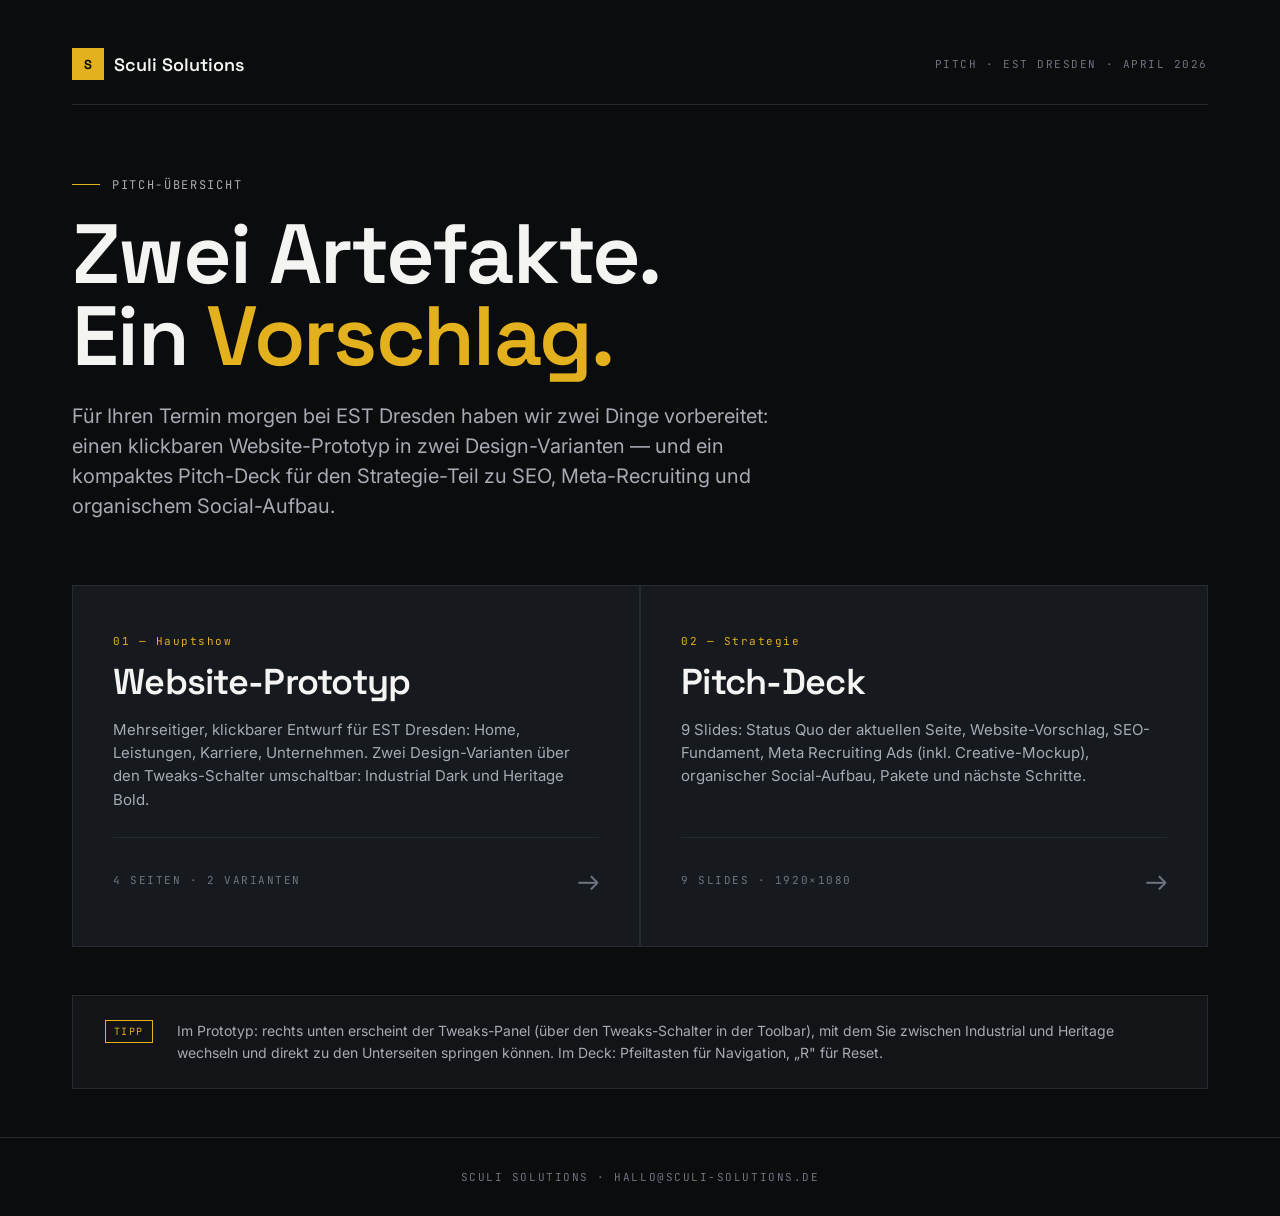
<file: index.html>
<!DOCTYPE html>
<html lang="de">
<head>
<meta charset="UTF-8">
<meta name="viewport" content="width=device-width, initial-scale=1.0">
<title>EST Dresden Pitch — Sculi Solutions</title>
<link rel="preconnect" href="https://fonts.googleapis.com">
<link rel="preconnect" href="https://fonts.gstatic.com" crossorigin>
<link href="https://fonts.googleapis.com/css2?family=Inter:wght@400;500;600&family=Space+Grotesk:wght@500;600;700&family=JetBrains+Mono:wght@400;500&display=swap" rel="stylesheet">
<style>
  :root {
    --bg: #0b0c0e; --bg-2: #121418; --surface: #16191e;
    --border: #262a31; --border-strong: #3a3f48;
    --fg: #f4f4f2; --fg-muted: #a6abb3; --fg-dim: #6e7480;
    --accent: #e3b01e;
  }
  * { box-sizing: border-box; margin: 0; padding: 0; }
  body {
    background: var(--bg);
    color: var(--fg);
    font-family: "Inter", sans-serif;
    min-height: 100vh;
    display: flex;
    flex-direction: column;
  }
  .wrap { max-width: 1200px; margin: 0 auto; padding: 48px 32px; width: 100%; }
  header {
    display: flex;
    justify-content: space-between;
    align-items: center;
    border-bottom: 1px solid var(--border);
    padding-bottom: 24px;
    margin-bottom: 64px;
  }
  .logo {
    display: flex; align-items: center; gap: 10px;
    font-family: "Space Grotesk", sans-serif;
    font-weight: 600; font-size: 18px;
  }
  .logo-mark {
    width: 32px; height: 32px;
    background: var(--accent); color: var(--bg);
    display: flex; align-items: center; justify-content: center;
    font-weight: 700; font-size: 13px;
  }
  .mono {
    font-family: "JetBrains Mono", monospace;
    font-size: 11px; letter-spacing: 0.14em;
    text-transform: uppercase; color: var(--fg-dim);
  }
  .eyebrow {
    display: inline-flex; align-items: center; gap: 12px;
    font-family: "JetBrains Mono", monospace;
    font-size: 12px; letter-spacing: 0.14em;
    text-transform: uppercase; color: var(--fg-muted);
    margin-bottom: 20px;
  }
  .eyebrow::before { content: ""; width: 28px; height: 1px; background: var(--accent); }
  h1 {
    font-family: "Space Grotesk", sans-serif;
    font-weight: 600;
    font-size: clamp(48px, 7vw, 84px);
    letter-spacing: -0.02em;
    line-height: 0.98;
    margin-bottom: 24px;
  }
  h1 em { font-style: normal; color: var(--accent); }
  .lede {
    font-size: 20px; color: var(--fg-muted);
    max-width: 56ch; line-height: 1.5;
    margin-bottom: 64px;
  }
  .cards {
    display: grid;
    grid-template-columns: 1fr 1fr;
    gap: 2px;
    background: var(--border);
    border: 1px solid var(--border);
  }
  .card {
    background: var(--surface);
    padding: 48px 40px;
    display: flex;
    flex-direction: column;
    gap: 16px;
    text-decoration: none;
    color: inherit;
    transition: background 0.2s;
    min-height: 360px;
  }
  .card:hover { background: #1a1d22; }
  .card:hover .card-arrow { color: var(--accent); transform: translateX(4px); }
  .card-num {
    font-family: "JetBrains Mono", monospace;
    font-size: 11px; letter-spacing: 0.14em; color: var(--accent);
  }
  .card-title {
    font-family: "Space Grotesk", sans-serif;
    font-size: 36px; font-weight: 600;
    letter-spacing: -0.02em; line-height: 1.05;
  }
  .card-desc { color: var(--fg-muted); font-size: 15px; line-height: 1.55; }
  .card-foot {
    display: flex; justify-content: space-between; align-items: center;
    margin-top: auto; padding-top: 24px;
    border-top: 1px solid var(--border);
  }
  .card-meta { font-family: "JetBrains Mono", monospace; font-size: 11px; letter-spacing: 0.14em; text-transform: uppercase; color: var(--fg-dim); }
  .card-arrow {
    color: var(--fg-dim);
    font-size: 28px;
    transition: all 0.2s;
    font-family: "Space Grotesk", sans-serif;
  }
  @media (max-width: 768px) { .cards { grid-template-columns: 1fr; } }
  footer {
    margin-top: auto;
    padding: 32px;
    border-top: 1px solid var(--border);
    text-align: center;
    font-family: "JetBrains Mono", monospace;
    font-size: 11px; letter-spacing: 0.14em;
    text-transform: uppercase; color: var(--fg-dim);
  }
  .note {
    margin-top: 48px;
    padding: 24px 32px;
    border: 1px solid var(--border);
    background: var(--bg-2);
    display: flex;
    gap: 24px;
    align-items: start;
  }
  .note-badge {
    font-family: "JetBrains Mono", monospace;
    font-size: 10px; letter-spacing: 0.14em; text-transform: uppercase;
    color: var(--accent);
    border: 1px solid var(--accent);
    padding: 4px 8px;
    white-space: nowrap;
  }
  .note-text {
    font-size: 14px;
    color: var(--fg-muted);
    line-height: 1.55;
  }
</style>
</head>
<body>
<div class="wrap">
  <header>
    <div class="logo">
      <div class="logo-mark">S</div>
      <span>Sculi Solutions</span>
    </div>
    <div class="mono">Pitch · EST Dresden · April 2026</div>
  </header>

  <div class="eyebrow">Pitch-Übersicht</div>
  <h1>Zwei Artefakte.<br/>Ein <em>Vorschlag.</em></h1>
  <p class="lede">
    Für Ihren Termin morgen bei EST Dresden haben wir zwei Dinge vorbereitet: einen klickbaren Website-Prototyp in zwei Design-Varianten — und ein kompaktes Pitch-Deck für den Strategie-Teil zu SEO, Meta-Recruiting und organischem Social-Aufbau.
  </p>

  <div class="cards">
    <a href="prototyp/EST%20Dresden%20Website.html" class="card">
      <div class="card-num">01 — Hauptshow</div>
      <div class="card-title">Website-Prototyp</div>
      <div class="card-desc">
        Mehrseitiger, klickbarer Entwurf für EST Dresden: Home, Leistungen, Karriere, Unternehmen. Zwei Design-Varianten über den Tweaks-Schalter umschaltbar: Industrial Dark und Heritage Bold.
      </div>
      <div class="card-foot">
        <span class="card-meta">4 Seiten · 2 Varianten</span>
        <span class="card-arrow">→</span>
      </div>
    </a>

    <a href="prototyp/Pitch%20Deck.html" class="card">
      <div class="card-num">02 — Strategie</div>
      <div class="card-title">Pitch-Deck</div>
      <div class="card-desc">
        9 Slides: Status Quo der aktuellen Seite, Website-Vorschlag, SEO-Fundament, Meta Recruiting Ads (inkl. Creative-Mockup), organischer Social-Aufbau, Pakete und nächste Schritte.
      </div>
      <div class="card-foot">
        <span class="card-meta">9 Slides · 1920×1080</span>
        <span class="card-arrow">→</span>
      </div>
    </a>
  </div>

  <div class="note">
    <div class="note-badge">Tipp</div>
    <div class="note-text">
      Im Prototyp: rechts unten erscheint der Tweaks-Panel (über den Tweaks-Schalter in der Toolbar), mit dem Sie zwischen Industrial und Heritage wechseln und direkt zu den Unterseiten springen können. Im Deck: Pfeiltasten für Navigation, „R" für Reset.
    </div>
  </div>
</div>

<footer>
  Sculi Solutions · hallo@sculi-solutions.de
</footer>
</body>
</html>
</file>
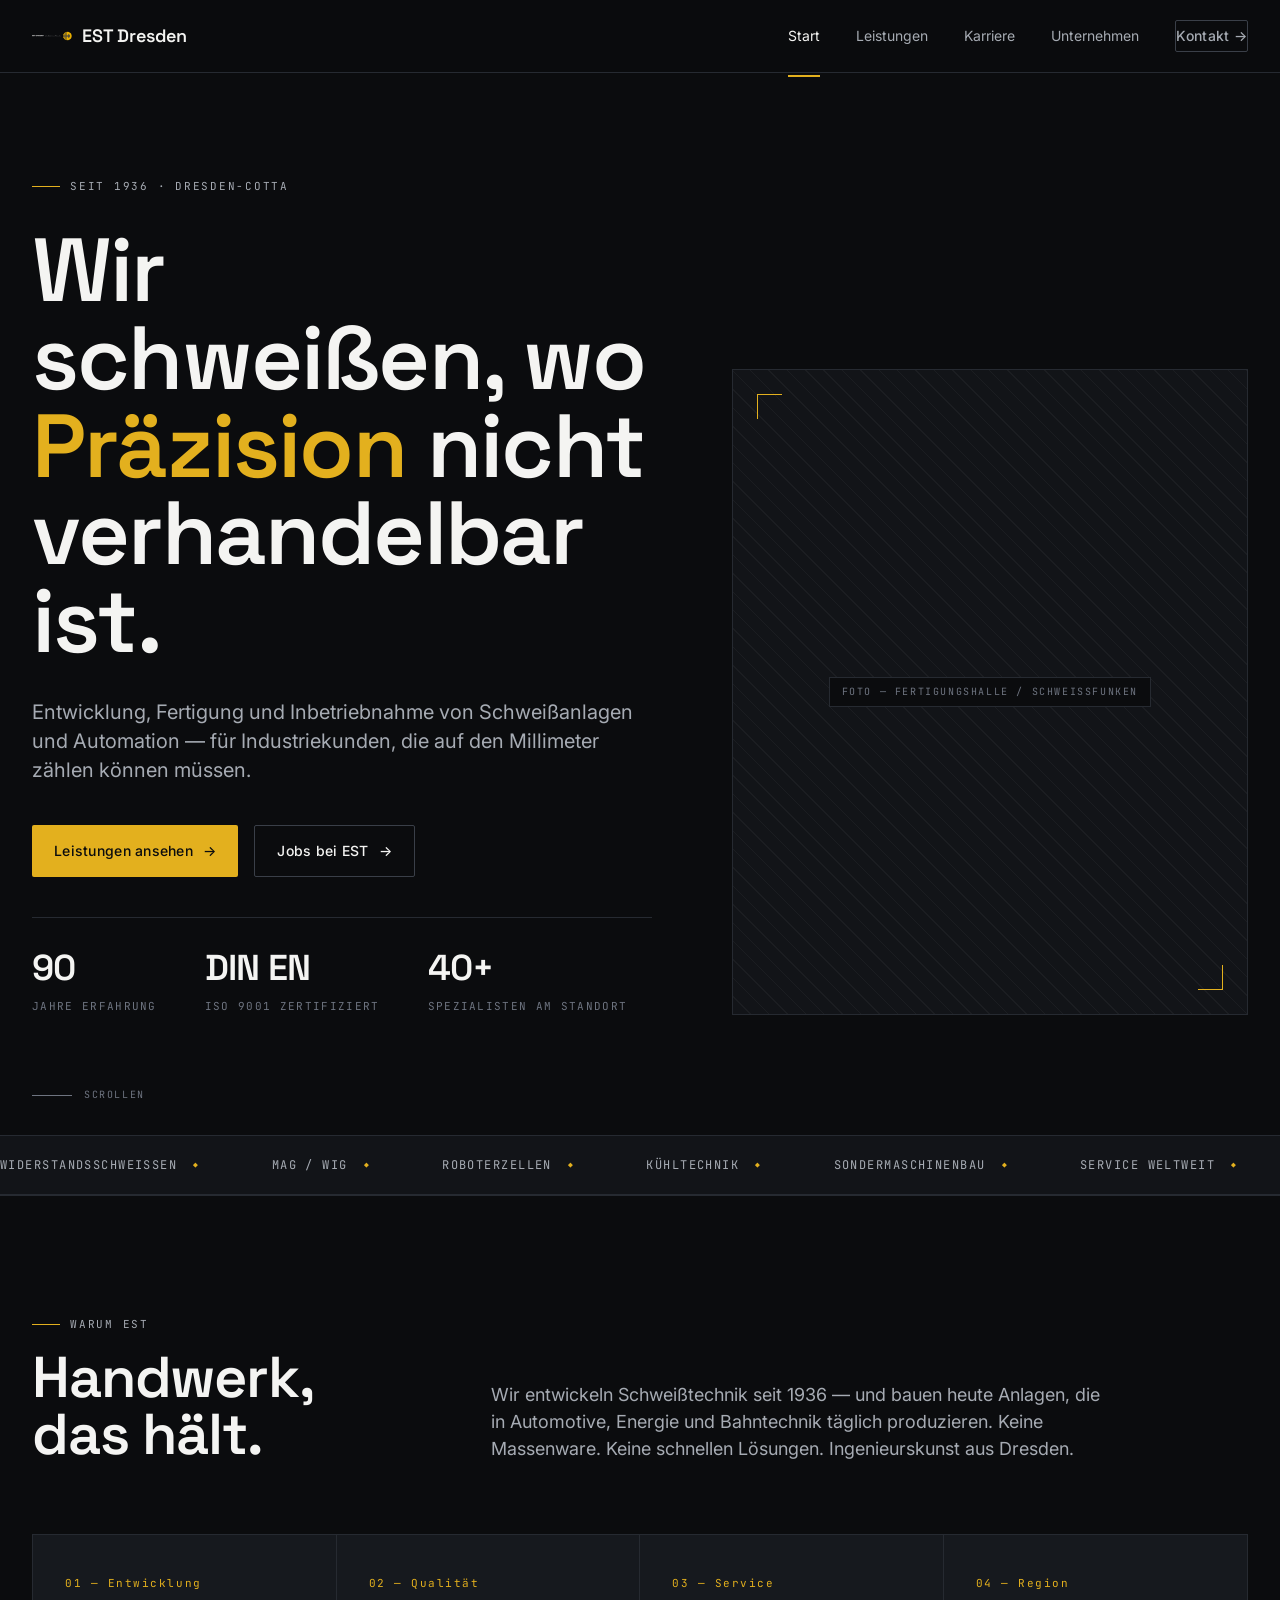
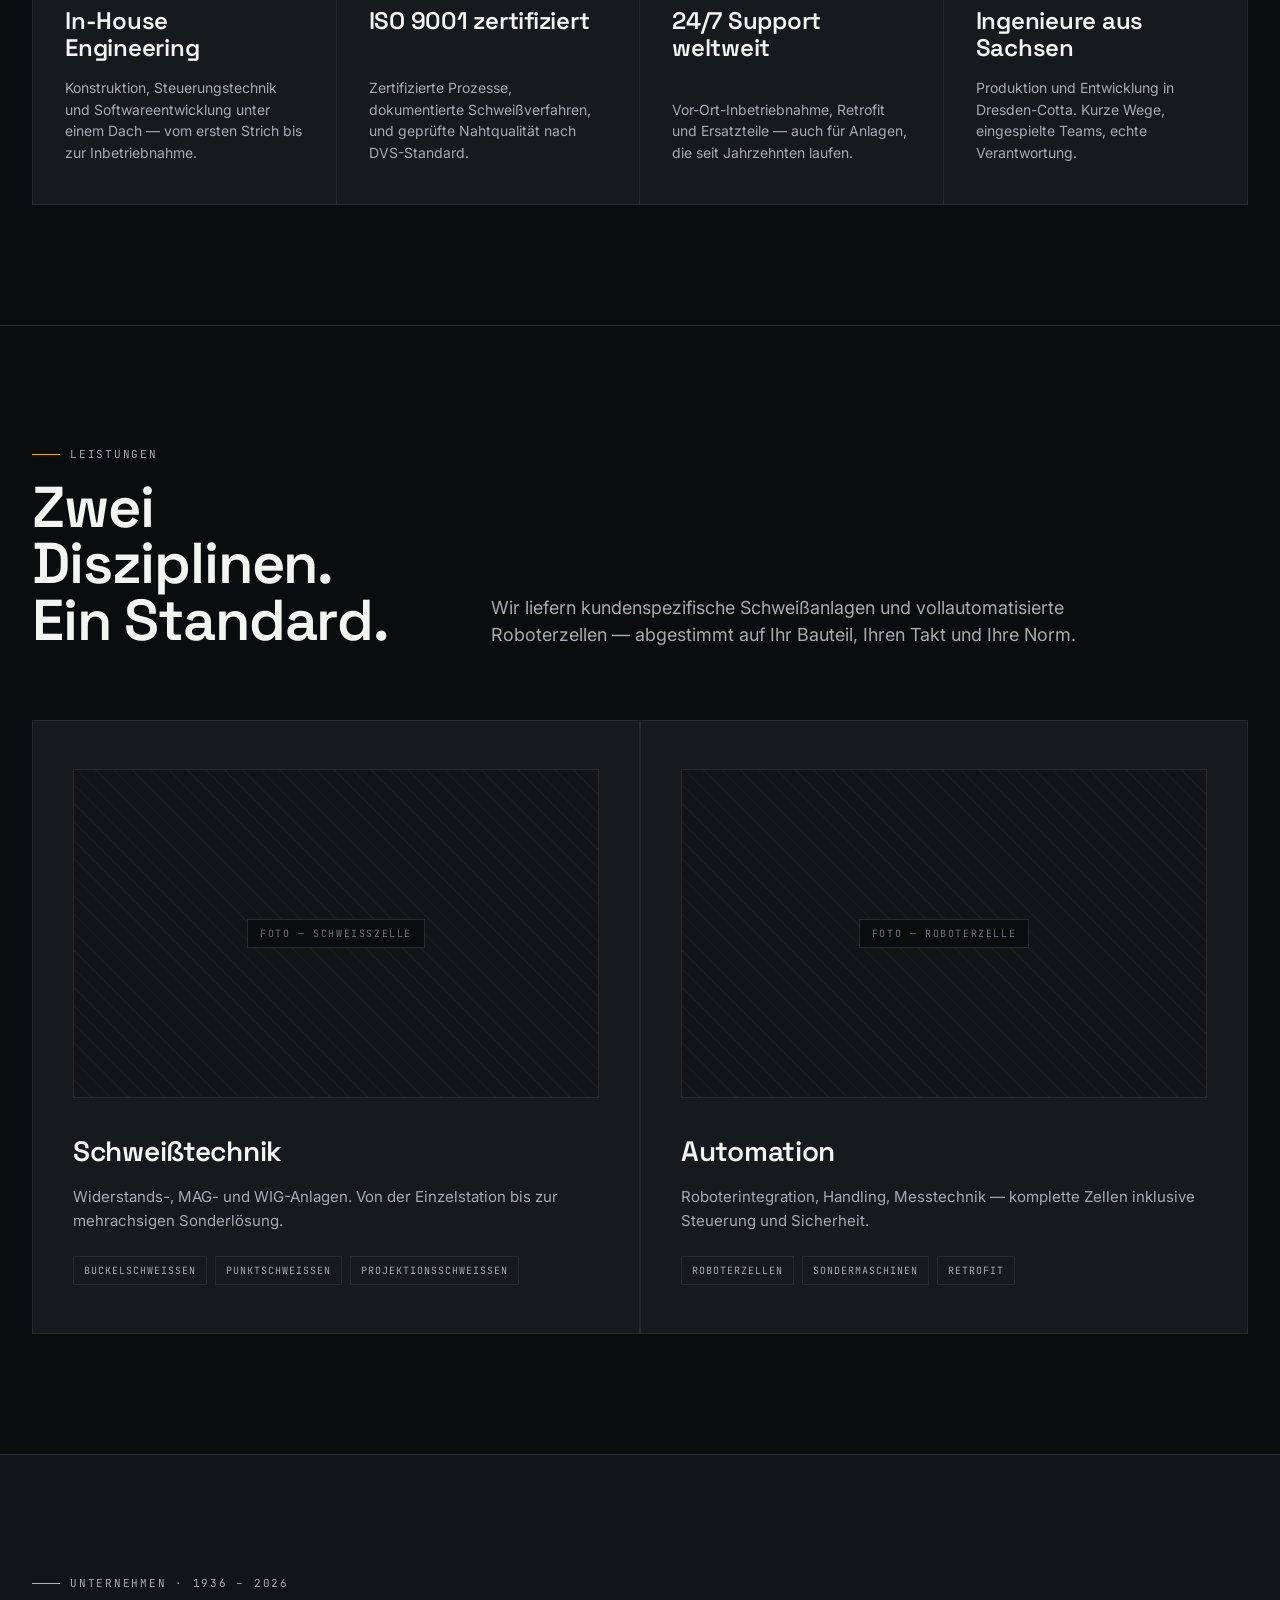
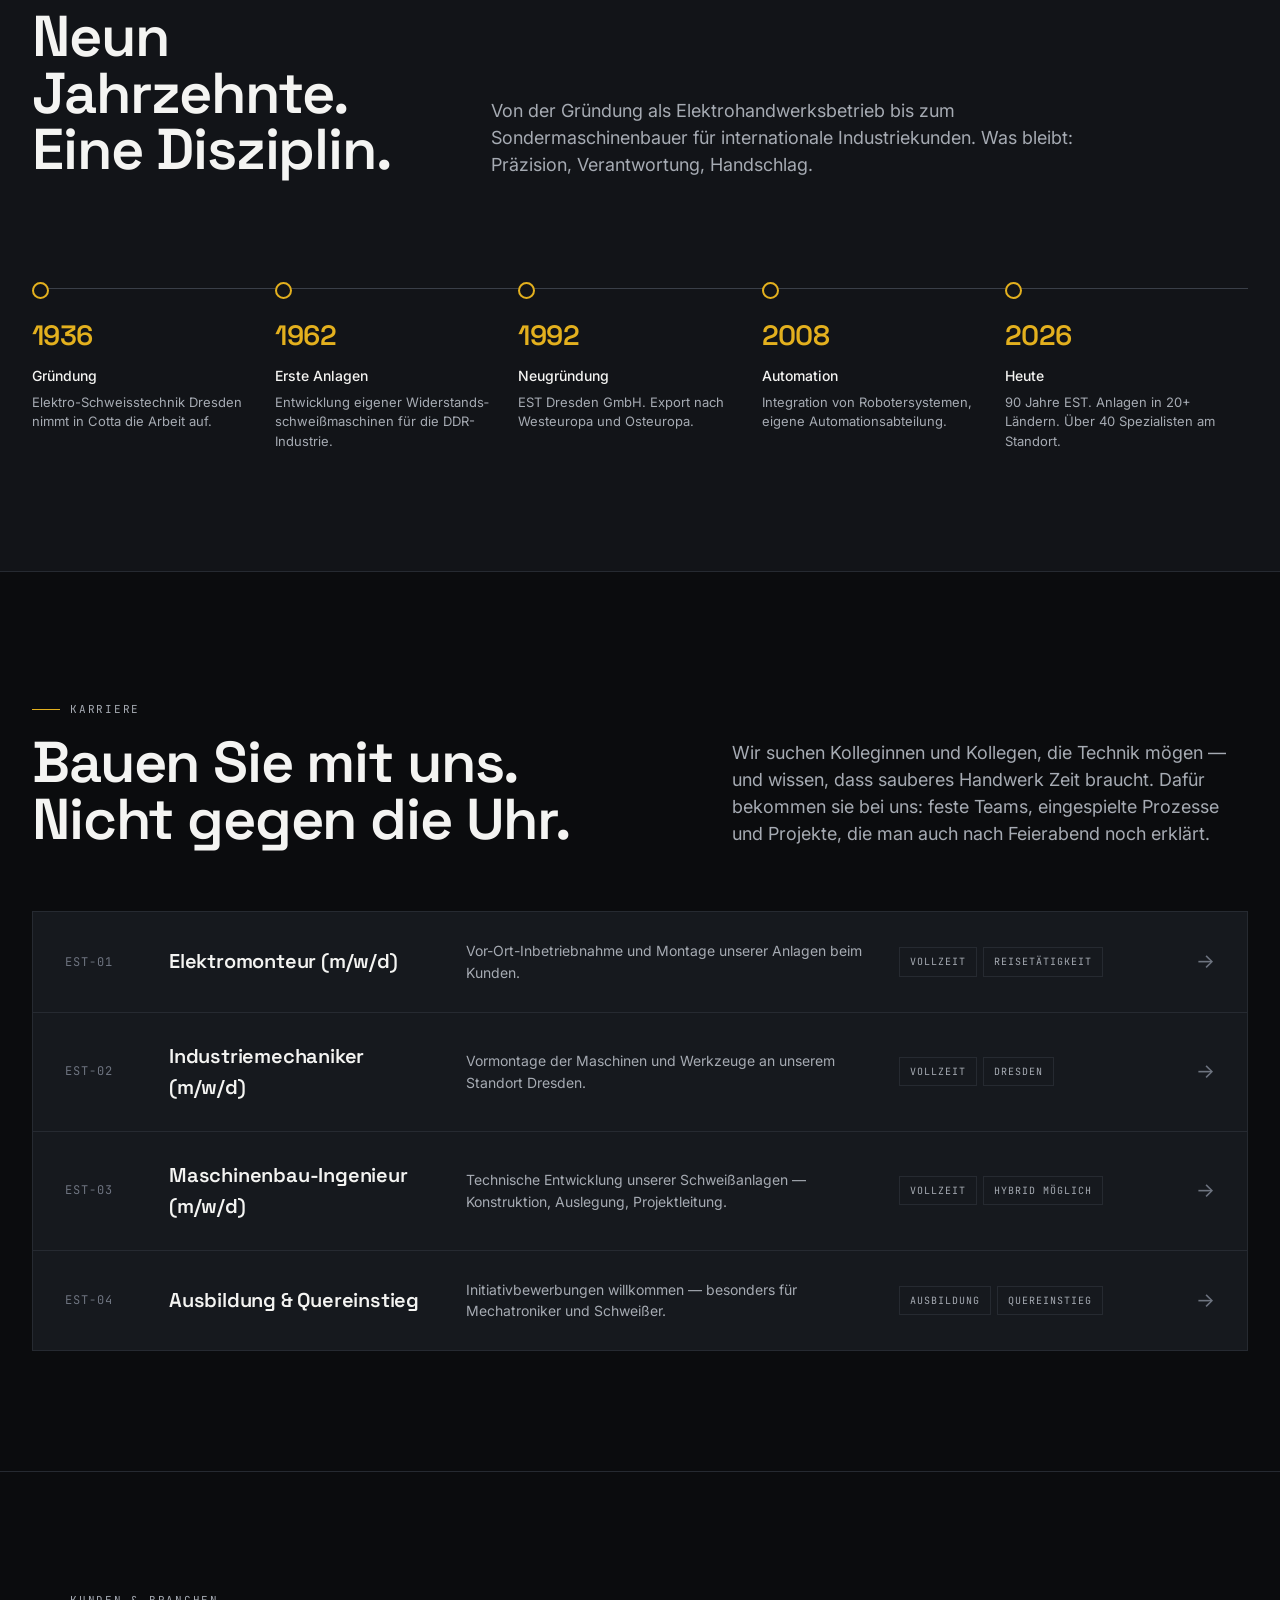
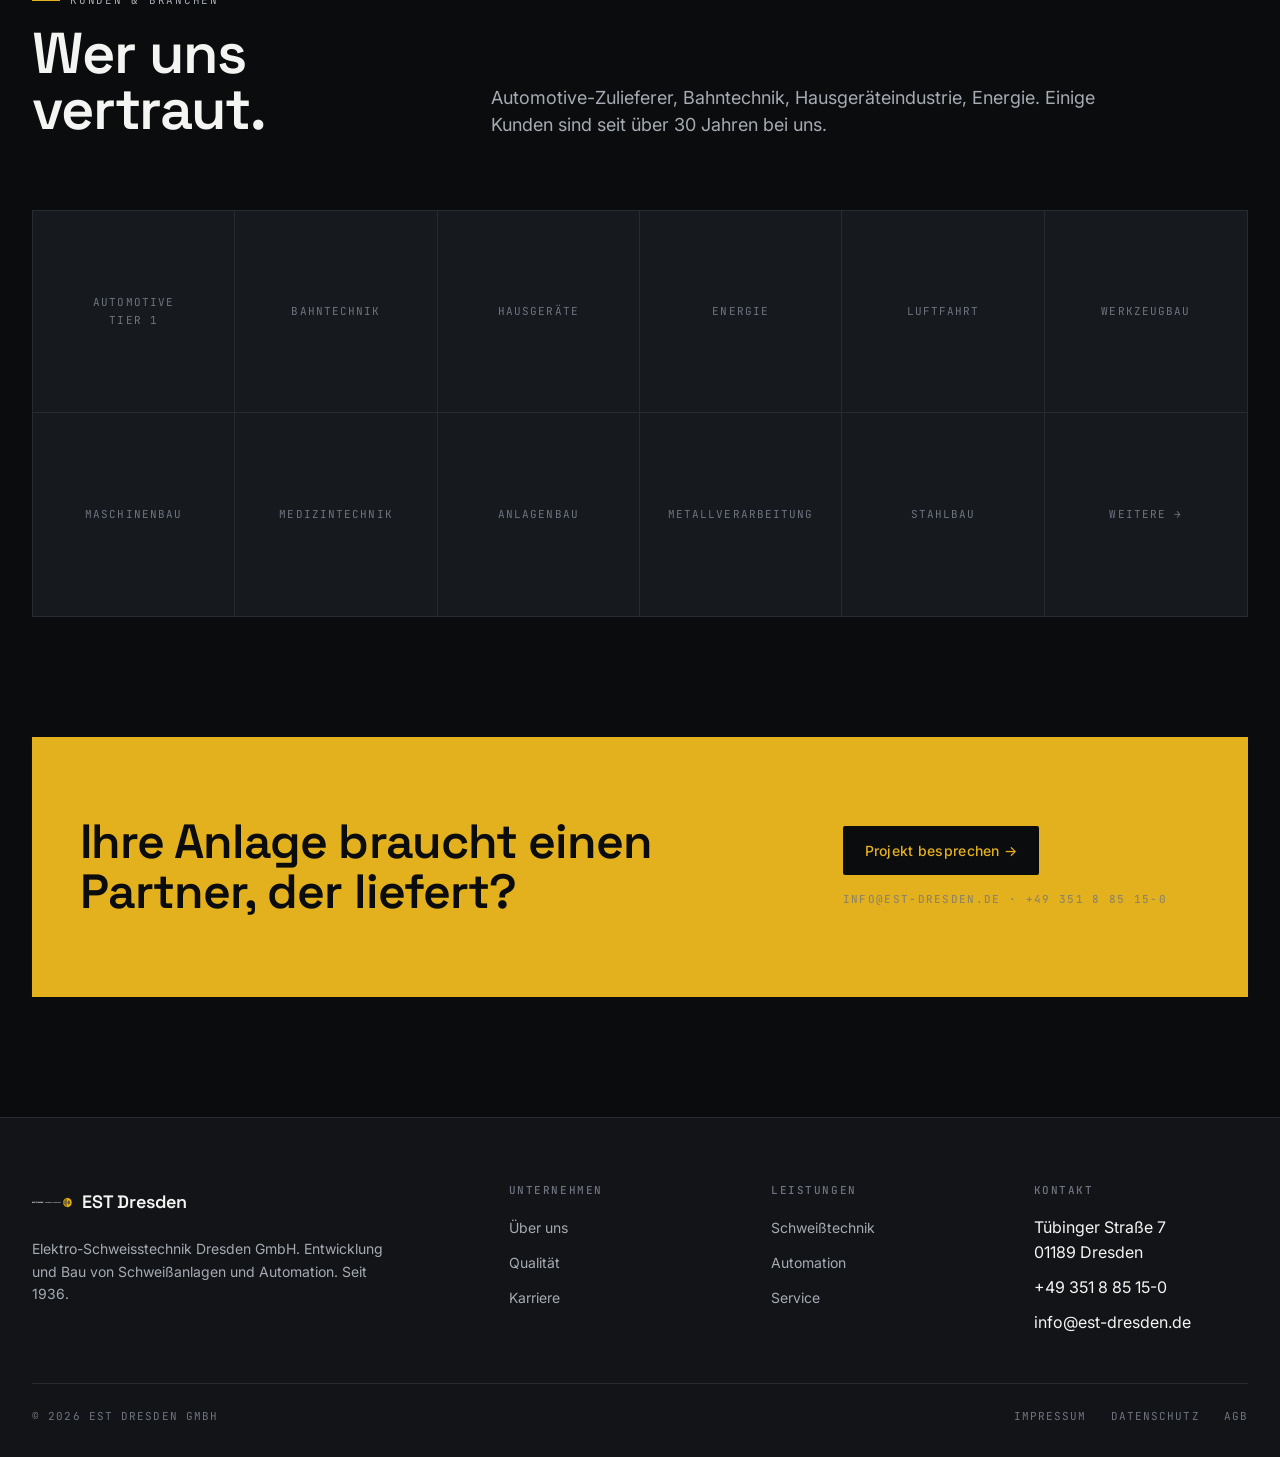
<file: prototyp/EST Dresden Website.html>
<!DOCTYPE html>
<html lang="de">
<head>
<meta charset="UTF-8" />
<meta name="viewport" content="width=device-width, initial-scale=1.0" />
<title>EST Dresden — Schweißtechnik seit 1936</title>
<meta name="description" content="Hochwertige Schweißtechnik & Automation aus Dresden. Entwicklung, Fertigung und Vertrieb modernster Schweißtechnologien — seit 90 Jahren." />
<link rel="preconnect" href="https://fonts.googleapis.com">
<link rel="preconnect" href="https://fonts.gstatic.com" crossorigin>
<link href="https://fonts.googleapis.com/css2?family=Inter:wght@400;500;600&family=Space+Grotesk:wght@500;600;700&family=JetBrains+Mono:wght@400;500&display=swap" rel="stylesheet">
<link rel="stylesheet" href="styles.css">
</head>
<body>

<!-- ========================= HEADER ========================= -->
<header class="site-header">
  <div class="wrap">
    <a href="#" class="logo" data-nav="home">
      <div class="logo-mark"><img src="est-logo.png" alt="EST Dresden Logo"></div>
      <span>EST Dresden</span>
    </a>
    <nav class="nav">
      <a href="#" data-nav="home" class="active">Start</a>
      <a href="#" data-nav="leistungen">Leistungen</a>
      <a href="#" data-nav="karriere">Karriere</a>
      <a href="#" data-nav="unternehmen">Unternehmen</a>
      <a href="#" class="btn btn-ghost btn-sm">Kontakt →</a>
    </nav>
  </div>
</header>

<!-- ========================= HOME ========================= -->
<main id="page-home" class="page active">

  <section class="hero">
    <div class="wrap">
      <div class="hero-grid">
        <div>
          <div class="eyebrow">Seit 1936 · Dresden-Cotta</div>
          <h1 class="display">
            Wir schweißen, wo <em>Präzision</em> nicht verhandelbar ist.
          </h1>
          <p style="font-size: 20px; color: var(--fg-muted); max-width: 52ch; line-height: 1.45;">
            Entwicklung, Fertigung und Inbetriebnahme von Schweißanlagen und Automation — für Industrie­kunden, die auf den Millimeter zählen können müssen.
          </p>
          <div style="display:flex; gap: 16px; margin-top: 40px; flex-wrap: wrap;">
            <a href="#" class="btn btn-primary" data-nav="leistungen">Leistungen ansehen <span class="arrow">→</span></a>
            <a href="#" class="btn btn-ghost" data-nav="karriere">Jobs bei EST <span class="arrow">→</span></a>
          </div>

          <div class="hero-meta">
            <div class="hero-meta-item">
              <div class="hero-meta-num">90</div>
              <div class="hero-meta-label">Jahre Erfahrung</div>
            </div>
            <div class="hero-meta-item">
              <div class="hero-meta-num">DIN EN</div>
              <div class="hero-meta-label">ISO 9001 zertifiziert</div>
            </div>
            <div class="hero-meta-item">
              <div class="hero-meta-num">40+</div>
              <div class="hero-meta-label">Spezialisten am Standort</div>
            </div>
          </div>
        </div>

        <div class="placeholder hero-visual">
          <div class="hero-corners"></div>
          <div class="placeholder-label">Foto — Fertigungshalle / Schweißfunken</div>
        </div>
      </div>
    </div>
    <div class="wrap">
      <div class="scroll-indicator">Scrollen</div>
    </div>
  </section>

  <!-- Ticker -->
  <div class="ticker">
    <div class="ticker-track">
      <span>Widerstandsschweißen</span>
      <span>MAG / WIG</span>
      <span>Roboterzellen</span>
      <span>Kühltechnik</span>
      <span>Sondermaschinenbau</span>
      <span>Service weltweit</span>
      <span>Retrofit</span>
      <span>Widerstandsschweißen</span>
      <span>MAG / WIG</span>
      <span>Roboterzellen</span>
      <span>Kühltechnik</span>
      <span>Sondermaschinenbau</span>
      <span>Service weltweit</span>
      <span>Retrofit</span>
    </div>
  </div>

  <!-- USP -->
  <section>
    <div class="wrap">
      <div class="section-head">
        <div class="section-head-meta">
          <div class="eyebrow">Warum EST</div>
          <h2 class="display">Handwerk, das hält.</h2>
        </div>
        <p class="section-head-lede">
          Wir entwickeln Schweißtechnik seit 1936 — und bauen heute Anlagen, die in Automotive, Energie und Bahntechnik täglich produzieren. Keine Massenware. Keine schnellen Lösungen. Ingenieurskunst aus Dresden.
        </p>
      </div>

      <div class="usp-grid">
        <div>
          <div class="usp-num">01 — Entwicklung</div>
          <div class="usp-title">In-House Engineering</div>
          <div class="usp-desc">Konstruktion, Steuerungstechnik und Softwareentwicklung unter einem Dach — vom ersten Strich bis zur Inbetriebnahme.</div>
        </div>
        <div>
          <div class="usp-num">02 — Qualität</div>
          <div class="usp-title">ISO 9001 zertifiziert</div>
          <div class="usp-desc">Zertifizierte Prozesse, dokumentierte Schweißverfahren, und geprüfte Nahtqualität nach DVS-Standard.</div>
        </div>
        <div>
          <div class="usp-num">03 — Service</div>
          <div class="usp-title">24/7 Support weltweit</div>
          <div class="usp-desc">Vor-Ort-Inbetriebnahme, Retrofit und Ersatzteile — auch für Anlagen, die seit Jahrzehnten laufen.</div>
        </div>
        <div>
          <div class="usp-num">04 — Region</div>
          <div class="usp-title">Ingenieure aus Sachsen</div>
          <div class="usp-desc">Produktion und Entwicklung in Dresden-Cotta. Kurze Wege, eingespielte Teams, echte Verantwortung.</div>
        </div>
      </div>
    </div>
  </section>

  <!-- Leistungen Teaser -->
  <section>
    <div class="wrap">
      <div class="section-head">
        <div class="section-head-meta">
          <div class="eyebrow">Leistungen</div>
          <h2 class="display">Zwei Disziplinen. Ein Standard.</h2>
        </div>
        <p class="section-head-lede">
          Wir liefern kundenspezifische Schweißanlagen und vollautomatisierte Roboterzellen — abgestimmt auf Ihr Bauteil, Ihren Takt und Ihre Norm.
        </p>
      </div>

      <div class="services">
        <div class="service-card" data-nav="leistungen">
          <div class="placeholder">
            <div class="placeholder-label">Foto — Schweißzelle</div>
          </div>
          <h3>Schweißtechnik</h3>
          <p>Widerstands-, MAG- und WIG-Anlagen. Von der Einzelstation bis zur mehrachsigen Sonderlösung.</p>
          <div class="service-card-tags">
            <span class="tag">Buckelschweißen</span>
            <span class="tag">Punktschweißen</span>
            <span class="tag">Projektionsschweißen</span>
          </div>
        </div>

        <div class="service-card" data-nav="leistungen">
          <div class="placeholder">
            <div class="placeholder-label">Foto — Roboterzelle</div>
          </div>
          <h3>Automation</h3>
          <p>Roboterintegration, Handling, Messtechnik — komplette Zellen inklusive Steuerung und Sicherheit.</p>
          <div class="service-card-tags">
            <span class="tag">Roboterzellen</span>
            <span class="tag">Sondermaschinen</span>
            <span class="tag">Retrofit</span>
          </div>
        </div>
      </div>
    </div>
  </section>

  <!-- Heritage / 90 Jahre -->
  <section class="heritage-section">
    <div class="wrap">
      <div class="section-head">
        <div class="section-head-meta">
          <div class="eyebrow">Unternehmen · 1936 – 2026</div>
          <h2 class="display">Neun Jahrzehnte.<br/>Eine Disziplin.</h2>
        </div>
        <p class="section-head-lede">
          Von der Gründung als Elektrohandwerksbetrieb bis zum Sondermaschinenbauer für internationale Industriekunden. Was bleibt: Präzision, Verantwortung, Handschlag.
        </p>
      </div>

      <div class="timeline">
        <div class="timeline-item">
          <div class="timeline-year">1936</div>
          <div class="timeline-label">Gründung</div>
          <div class="timeline-desc">Elektro-Schweisstechnik Dresden nimmt in Cotta die Arbeit auf.</div>
        </div>
        <div class="timeline-item">
          <div class="timeline-year">1962</div>
          <div class="timeline-label">Erste Anlagen</div>
          <div class="timeline-desc">Entwicklung eigener Widerstands­schweißmaschinen für die DDR-Industrie.</div>
        </div>
        <div class="timeline-item">
          <div class="timeline-year">1992</div>
          <div class="timeline-label">Neugründung</div>
          <div class="timeline-desc">EST Dresden GmbH. Export nach Westeuropa und Osteuropa.</div>
        </div>
        <div class="timeline-item">
          <div class="timeline-year">2008</div>
          <div class="timeline-label">Automation</div>
          <div class="timeline-desc">Integration von Roboter­systemen, eigene Automationsabteilung.</div>
        </div>
        <div class="timeline-item">
          <div class="timeline-year">2026</div>
          <div class="timeline-label">Heute</div>
          <div class="timeline-desc">90 Jahre EST. Anlagen in 20+ Ländern. Über 40 Spezialisten am Standort.</div>
        </div>
      </div>
    </div>
  </section>

  <!-- Karriere Teaser -->
  <section class="careers-section">
    <div class="wrap">
      <div class="careers-intro">
        <div>
          <div class="eyebrow">Karriere</div>
          <h2 class="display" style="margin-top: 16px;">Bauen Sie mit uns.<br/>Nicht gegen die Uhr.</h2>
        </div>
        <p class="section-head-lede">
          Wir suchen Kolleginnen und Kollegen, die Technik mögen — und wissen, dass sauberes Handwerk Zeit braucht. Dafür bekommen sie bei uns: feste Teams, eingespielte Prozesse und Projekte, die man auch nach Feierabend noch erklärt.
        </p>
      </div>

      <div class="jobs-list">
        <div class="job-row" data-nav="karriere">
          <div class="job-id">EST-01</div>
          <div class="job-title">Elektromonteur (m/w/d)</div>
          <div class="job-desc">Vor-Ort-Inbetriebnahme und Montage unserer Anlagen beim Kunden.</div>
          <div class="job-tags">
            <span class="tag">Vollzeit</span>
            <span class="tag">Reisetätigkeit</span>
          </div>
          <div class="job-arrow">→</div>
        </div>
        <div class="job-row" data-nav="karriere">
          <div class="job-id">EST-02</div>
          <div class="job-title">Industriemechaniker (m/w/d)</div>
          <div class="job-desc">Vormontage der Maschinen und Werkzeuge an unserem Standort Dresden.</div>
          <div class="job-tags">
            <span class="tag">Vollzeit</span>
            <span class="tag">Dresden</span>
          </div>
          <div class="job-arrow">→</div>
        </div>
        <div class="job-row" data-nav="karriere">
          <div class="job-id">EST-03</div>
          <div class="job-title">Maschinenbau-Ingenieur (m/w/d)</div>
          <div class="job-desc">Technische Entwicklung unserer Schweißanlagen — Konstruktion, Auslegung, Projekt­leitung.</div>
          <div class="job-tags">
            <span class="tag">Vollzeit</span>
            <span class="tag">Hybrid möglich</span>
          </div>
          <div class="job-arrow">→</div>
        </div>
        <div class="job-row" data-nav="karriere">
          <div class="job-id">EST-04</div>
          <div class="job-title">Ausbildung &amp; Quereinstieg</div>
          <div class="job-desc">Initiativ­bewerbungen willkommen — besonders für Mechatroniker und Schweißer.</div>
          <div class="job-tags">
            <span class="tag">Ausbildung</span>
            <span class="tag">Quereinstieg</span>
          </div>
          <div class="job-arrow">→</div>
        </div>
      </div>
    </div>
  </section>

  <!-- References -->
  <section>
    <div class="wrap">
      <div class="section-head">
        <div class="section-head-meta">
          <div class="eyebrow">Kunden &amp; Branchen</div>
          <h2 class="display">Wer uns vertraut.</h2>
        </div>
        <p class="section-head-lede">
          Automotive-Zulieferer, Bahntechnik, Hausgeräte­industrie, Energie. Einige Kunden sind seit über 30 Jahren bei uns.
        </p>
      </div>

      <div class="refs-grid">
        <div class="ref-cell">Automotive<br/>Tier 1</div>
        <div class="ref-cell">Bahntechnik</div>
        <div class="ref-cell">Hausgeräte</div>
        <div class="ref-cell">Energie</div>
        <div class="ref-cell">Luftfahrt</div>
        <div class="ref-cell">Werkzeugbau</div>
        <div class="ref-cell">Maschinenbau</div>
        <div class="ref-cell">Medizintechnik</div>
        <div class="ref-cell">Anlagenbau</div>
        <div class="ref-cell">Metallverarbeitung</div>
        <div class="ref-cell">Stahlbau</div>
        <div class="ref-cell">Weitere →</div>
      </div>
    </div>
  </section>

  <!-- CTA -->
  <section style="border-top: none; padding-top: 0;">
    <div class="wrap">
      <div class="cta-block">
        <h2>Ihre Anlage braucht einen Partner, der liefert?</h2>
        <div class="cta-block-right">
          <a href="#" class="btn btn-primary">Projekt besprechen →</a>
          <div class="mono" style="opacity: 0.7;">info@est-dresden.de · +49 351 8 85 15-0</div>
        </div>
      </div>
    </div>
  </section>

</main>

<!-- ========================= LEISTUNGEN ========================= -->
<main id="page-leistungen" class="page">
  <section class="subhero">
    <div class="wrap">
      <div class="subhero-crumbs">
        <span>EST</span> / Leistungen
      </div>
      <h1 class="page-title">Schweißtechnik &amp; Automation.</h1>
      <p class="page-lede">
        Wir entwickeln, fertigen und integrieren Anlagen nach Kundenspezifikation. Vom Einzelplatz bis zur vernetzten Roboterzelle — mit vollständiger Dokumentation, CE-Konformität und Service über den gesamten Lebenszyklus.
      </p>
    </div>
  </section>

  <!-- Schweißtechnik Details -->
  <section style="border-top: none; padding-top: 0;">
    <div class="wrap">
      <div class="section-head">
        <div class="section-head-meta">
          <div class="eyebrow">01 — Schweißtechnik</div>
          <h2 class="display">Verfahren &amp; Anlagen</h2>
        </div>
        <p class="section-head-lede">
          Widerstands­schweißen ist unser Kern­geschäft seit 1962. Wir beherrschen Punkt-, Buckel-, Projektions- und Nahtschweißen — und bauen die passenden Anlagen dazu.
        </p>
      </div>

      <div class="details-list">
        <div class="detail-row">
          <div class="detail-num">1.1</div>
          <div>
            <div class="detail-title">Widerstands­schweißen</div>
            <div class="tag" style="margin-top: 16px;">Kernkompetenz</div>
          </div>
          <div class="detail-desc">
            Punktschweißanlagen, Buckelschweißpressen und Nahtschweißmaschinen — für Blech, Bewehrung und Draht. Inverter- oder Mittelfrequenz­technologie, prozess­überwacht und dokumentationsfähig.
          </div>
        </div>

        <div class="detail-row">
          <div class="detail-num">1.2</div>
          <div>
            <div class="detail-title">MAG / WIG / Laser</div>
            <div class="tag" style="margin-top: 16px;">Schutzgas­verfahren</div>
          </div>
          <div class="detail-desc">
            Automatisierte Schutzgas-Anlagen für Baugruppen in Stahl, Edelstahl und Aluminium. Auf Wunsch inklusive Naht­verfolgung, Schweiß­daten­aufzeichnung und MES-Anbindung.
          </div>
        </div>

        <div class="detail-row">
          <div class="detail-num">1.3</div>
          <div>
            <div class="detail-title">Sondermaschinen</div>
            <div class="tag" style="margin-top: 16px;">Engineering</div>
          </div>
          <div class="detail-desc">
            Wenn der Standard nicht reicht: Wir konstruieren Anlagen genau für Ihr Bauteil. Von der Skizze über den Prototyp bis zur Serien­reife — dokumentiert nach VDI 2221.
          </div>
        </div>
      </div>
    </div>
  </section>

  <!-- Automation Details -->
  <section>
    <div class="wrap">
      <div class="section-head">
        <div class="section-head-meta">
          <div class="eyebrow">02 — Automation</div>
          <h2 class="display">Roboterzellen &amp; Retrofit</h2>
        </div>
        <p class="section-head-lede">
          Wir integrieren Roboter, Handling und Messtechnik zu vollständigen Zellen — oder modernisieren bestehende Anlagen auf aktuellen Steuerungs- und Sicherheitsstand.
        </p>
      </div>

      <div class="details-list">
        <div class="detail-row">
          <div class="detail-num">2.1</div>
          <div>
            <div class="detail-title">Roboter­integration</div>
            <div class="tag" style="margin-top: 16px;">KUKA · FANUC · ABB</div>
          </div>
          <div class="detail-desc">
            Schlüssel­fertige Zellen mit Schutz­einhausung, Sicherheits­steuerung und Bediener­führung. HMI nach Ihren Anforderungen.
          </div>
        </div>

        <div class="detail-row">
          <div class="detail-num">2.2</div>
          <div>
            <div class="detail-title">Retrofit &amp; Modernisierung</div>
            <div class="tag" style="margin-top: 16px;">20+ Jahre Anlagen</div>
          </div>
          <div class="detail-desc">
            Wir bringen Ihre bestehende Anlage auf aktuellen Stand: neue Steuerung, neue Sicherheits­technik, neue Schnittstellen — ohne den bewährten Mechanik-Aufbau anzutasten.
          </div>
        </div>

        <div class="detail-row">
          <div class="detail-num">2.3</div>
          <div>
            <div class="detail-title">Service &amp; Wartung</div>
            <div class="tag" style="margin-top: 16px;">weltweit</div>
          </div>
          <div class="detail-desc">
            Vor-Ort-Service, Ersatzteile für eigene und Fremdanlagen, Prozess­audits. Unsere Monteure sind regelmäßig in ganz Europa im Einsatz.
          </div>
        </div>
      </div>
    </div>
  </section>

  <!-- Banner -->
  <section style="padding: 0; border: none;">
    <div class="banner">
      <div class="placeholder">
        <div class="placeholder-label">Foto — Roboterzelle Nahaufnahme</div>
      </div>
      <div class="banner-overlay">
        <div class="eyebrow">Referenzprojekt</div>
        <h2>Vollautomatische Schweißzelle für Automotive-Tier-1.</h2>
      </div>
    </div>
  </section>

  <!-- CTA -->
  <section style="border: none;">
    <div class="wrap">
      <div class="cta-block">
        <h2>Projekt im Kopf? Sprechen Sie mit unseren Ingenieuren.</h2>
        <div class="cta-block-right">
          <a href="#" class="btn btn-primary">Anfrage stellen →</a>
          <div class="mono" style="opacity: 0.7;">48h Rückmeldung garantiert</div>
        </div>
      </div>
    </div>
  </section>
</main>

<!-- ========================= KARRIERE ========================= -->
<main id="page-karriere" class="page">
  <section class="subhero">
    <div class="wrap">
      <div class="subhero-crumbs">
        <span>EST</span> / Karriere
      </div>
      <h1 class="page-title">Kommen Sie ins Team.</h1>
      <p class="page-lede">
        40 Spezialisten, 90 Jahre Wissen, ein Standort. Wir suchen Menschen, die Technik mögen, gern selbst Hand anlegen — und wissen, dass gute Anlagen nicht im Großraum­büro entstehen.
      </p>
    </div>
  </section>

  <!-- Jobs -->
  <section style="border-top: none; padding-top: 0;">
    <div class="wrap">
      <div class="section-head">
        <div class="section-head-meta">
          <div class="eyebrow">Offene Stellen</div>
          <h2 class="display">Aktuelle Positionen</h2>
        </div>
        <p class="section-head-lede">
          Alle Stellen sind in Dresden-Cotta. Bewerbung per Mail an <span style="color: var(--accent);">karriere@est-dresden.de</span> — wir antworten innerhalb von 48 Stunden.
        </p>
      </div>

      <div class="jobs-list">
        <div class="job-row">
          <div class="job-id">EST-01</div>
          <div class="job-title">Elektromonteur (m/w/d)</div>
          <div class="job-desc">Vor-Ort-Inbetriebnahme und Montage unserer Anlagen beim Kunden.</div>
          <div class="job-tags">
            <span class="tag">Vollzeit</span>
            <span class="tag">Reisetätigkeit</span>
          </div>
          <div class="job-arrow">→</div>
        </div>
        <div class="job-row">
          <div class="job-id">EST-02</div>
          <div class="job-title">Industriemechaniker (m/w/d)</div>
          <div class="job-desc">Vormontage der Maschinen und Werkzeuge bei EST Dresden.</div>
          <div class="job-tags">
            <span class="tag">Vollzeit</span>
            <span class="tag">Dresden</span>
          </div>
          <div class="job-arrow">→</div>
        </div>
        <div class="job-row">
          <div class="job-id">EST-03</div>
          <div class="job-title">Maschinenbau-Ingenieur (m/w/d)</div>
          <div class="job-desc">Technische Entwicklung unserer Produkte.</div>
          <div class="job-tags">
            <span class="tag">Vollzeit</span>
            <span class="tag">Hybrid möglich</span>
          </div>
          <div class="job-arrow">→</div>
        </div>
        <div class="job-row">
          <div class="job-id">EST-04</div>
          <div class="job-title">Schweißer / Schweiß­fachmann (m/w/d)</div>
          <div class="job-desc">Produktion in unserer Fertigung — MAG, WIG, Baugruppenbau.</div>
          <div class="job-tags">
            <span class="tag">Vollzeit</span>
            <span class="tag">Schichtmodell</span>
          </div>
          <div class="job-arrow">→</div>
        </div>
        <div class="job-row">
          <div class="job-id">EST-05</div>
          <div class="job-title">Ausbildung Mechatroniker (m/w/d)</div>
          <div class="job-desc">Start jährlich im August. Dreieinhalb Jahre, Übernahme üblich.</div>
          <div class="job-tags">
            <span class="tag">Ausbildung</span>
            <span class="tag">3,5 Jahre</span>
          </div>
          <div class="job-arrow">→</div>
        </div>
      </div>
    </div>
  </section>

  <!-- Benefits -->
  <section>
    <div class="wrap">
      <div class="section-head">
        <div class="section-head-meta">
          <div class="eyebrow">Was Sie erwartet</div>
          <h2 class="display">Ehrliche Benefits.</h2>
        </div>
        <p class="section-head-lede">
          Keine Kicker, kein Obstkorb-Geschwafel. Dafür das, was in einem Mittelstands­unternehmen wirklich zählt: Sicherheit, Technik und Teams, mit denen man gern arbeitet.
        </p>
      </div>

      <div class="benefits-grid">
        <div class="benefit">
          <div class="benefit-icon">01</div>
          <div class="benefit-title">Unbefristet. Ab Tag 1.</div>
          <div class="benefit-desc">Wir stellen nicht für Projekte ein, sondern für Karrieren. Probezeit ja — Befristung nein.</div>
        </div>
        <div class="benefit">
          <div class="benefit-icon">02</div>
          <div class="benefit-title">Tarif­orientierte Bezahlung</div>
          <div class="benefit-desc">Transparent, planbar, mit Weihnachts- und Urlaubsgeld. Keine Verhandlungs­spielchen.</div>
        </div>
        <div class="benefit">
          <div class="benefit-icon">03</div>
          <div class="benefit-title">30 Tage Urlaub</div>
          <div class="benefit-desc">Plus Sonderurlaub und betriebliche Altersvorsorge. Feste Arbeitszeiten statt Wochenend-Hektik.</div>
        </div>
        <div class="benefit">
          <div class="benefit-icon">04</div>
          <div class="benefit-title">Weiterbildung</div>
          <div class="benefit-desc">DVS-Zertifikate, Hersteller­schulungen, Technikerausbildung — wir zahlen, wenn's passt.</div>
        </div>
        <div class="benefit">
          <div class="benefit-icon">05</div>
          <div class="benefit-title">Eigene Werkstatt</div>
          <div class="benefit-desc">Moderne Maschinen, sauberer Arbeitsplatz, hochwertige Werkzeuge. Keine Leasing-Gurken.</div>
        </div>
        <div class="benefit">
          <div class="benefit-icon">06</div>
          <div class="benefit-title">Kurze Wege</div>
          <div class="benefit-desc">Geschäftsführung sitzt eine Tür weiter. Entscheidungen werden gemacht, nicht eskaliert.</div>
        </div>
      </div>
    </div>
  </section>

  <!-- Team -->
  <section>
    <div class="wrap">
      <div class="section-head">
        <div class="section-head-meta">
          <div class="eyebrow">Kolleg:innen</div>
          <h2 class="display">Stimmen aus der Halle.</h2>
        </div>
        <p class="section-head-lede">
          Wer hier arbeitet, bleibt meistens. Drei Stimmen aus dem Team — ungeschönt.
        </p>
      </div>

      <div class="team-grid">
        <div class="team-card">
          <div class="placeholder">
            <div class="placeholder-label">Porträt — Konstruktion</div>
          </div>
          <div class="team-name">Matthias K.</div>
          <div class="team-role">Konstrukteur · seit 2011</div>
          <div class="team-quote">„Hier darf ich Anlagen noch zu Ende denken. Das ist selten geworden."</div>
        </div>
        <div class="team-card">
          <div class="placeholder">
            <div class="placeholder-label">Porträt — Montage</div>
          </div>
          <div class="team-name">Robert H.</div>
          <div class="team-role">Elektromonteur · seit 2018</div>
          <div class="team-quote">„Vier Wochen Finnland, vier Wochen zu Hause. Passt für mich."</div>
        </div>
        <div class="team-card">
          <div class="placeholder">
            <div class="placeholder-label">Porträt — Ausbildung</div>
          </div>
          <div class="team-name">Jana S.</div>
          <div class="team-role">Mechatronikerin · 2. Lehrjahr</div>
          <div class="team-quote">„Ich lerne hier mehr als in der Berufsschule steht."</div>
        </div>
      </div>
    </div>
  </section>

  <!-- CTA -->
  <section style="border: none;">
    <div class="wrap">
      <div class="cta-block">
        <h2>Kein passender Job dabei? Schreiben Sie uns trotzdem.</h2>
        <div class="cta-block-right">
          <a href="#" class="btn btn-primary">Initiativ bewerben →</a>
          <div class="mono" style="opacity: 0.7;">karriere@est-dresden.de</div>
        </div>
      </div>
    </div>
  </section>
</main>

<!-- ========================= UNTERNEHMEN ========================= -->
<main id="page-unternehmen" class="page">
  <section class="subhero">
    <div class="wrap">
      <div class="subhero-crumbs">
        <span>EST</span> / Unternehmen
      </div>
      <h1 class="page-title">90 Jahre.<br/>Ein Handwerk.</h1>
      <p class="page-lede">
        EST Dresden entwickelt und baut Schweißtechnik seit 1936. Drei Generationen, drei politische Systeme, ein Standort — und immer derselbe Anspruch: Anlagen, die halten, was Ingenieure versprechen.
      </p>
    </div>
  </section>

  <section style="padding: 0; border: none;">
    <div class="banner">
      <div class="placeholder">
        <div class="placeholder-label">Foto — Historische Fertigungs­halle (heute)</div>
      </div>
      <div class="banner-overlay">
        <div class="eyebrow">Standort Dresden-Cotta</div>
        <h2>Tübinger Straße 7.<br/>Seit 1936.</h2>
      </div>
    </div>
  </section>

  <!-- Timeline -->
  <section class="heritage-section">
    <div class="wrap">
      <div class="section-head">
        <div class="section-head-meta">
          <div class="eyebrow">Historie</div>
          <h2 class="display">Ein Zeitstrahl.</h2>
        </div>
        <p class="section-head-lede">
          Fünf Marken in neun Jahrzehnten. Was verbindet: Ingenieure, die lieber eine Anlage länger planen, als eine zweimal bauen müssen.
        </p>
      </div>

      <div class="timeline">
        <div class="timeline-item">
          <div class="timeline-year">1936</div>
          <div class="timeline-label">Gründung</div>
          <div class="timeline-desc">Elektro-Schweisstechnik Dresden nimmt in Cotta die Arbeit auf.</div>
        </div>
        <div class="timeline-item">
          <div class="timeline-year">1962</div>
          <div class="timeline-label">Erste Anlagen</div>
          <div class="timeline-desc">Eigene Widerstands­schweißmaschinen für die DDR-Industrie.</div>
        </div>
        <div class="timeline-item">
          <div class="timeline-year">1992</div>
          <div class="timeline-label">Neugründung</div>
          <div class="timeline-desc">EST Dresden GmbH. Export nach Westeuropa und Osteuropa.</div>
        </div>
        <div class="timeline-item">
          <div class="timeline-year">2008</div>
          <div class="timeline-label">Automation</div>
          <div class="timeline-desc">Integration von Roboter­systemen.</div>
        </div>
        <div class="timeline-item">
          <div class="timeline-year">2026</div>
          <div class="timeline-label">Heute</div>
          <div class="timeline-desc">Anlagen in 20+ Ländern. Über 40 Spezialisten.</div>
        </div>
      </div>
    </div>
  </section>

  <!-- Werte -->
  <section>
    <div class="wrap">
      <div class="section-head">
        <div class="section-head-meta">
          <div class="eyebrow">Was uns trägt</div>
          <h2 class="display">Drei Prinzipien.</h2>
        </div>
        <p class="section-head-lede">
          Keine Leitbild-Folklore. Was wirklich entscheidet, wie wir arbeiten.
        </p>
      </div>

      <div class="usp-grid" style="grid-template-columns: repeat(3, 1fr);">
        <div>
          <div class="usp-num">01</div>
          <div class="usp-title">Präzision vor Tempo</div>
          <div class="usp-desc">Wir liefern lieber eine Woche später — aber die Anlage läuft am ersten Tag.</div>
        </div>
        <div>
          <div class="usp-num">02</div>
          <div class="usp-title">Handschlag gilt</div>
          <div class="usp-desc">Verträge sind wichtig. Das gesprochene Wort davor ist es genauso.</div>
        </div>
        <div style="border-right: none;">
          <div class="usp-num">03</div>
          <div class="usp-title">Ausbilden, nicht abwerben</div>
          <div class="usp-desc">Wir bilden eigene Fachkräfte aus. Seit 90 Jahren. Das ist kein Marketing, das ist Strategie.</div>
        </div>
      </div>
    </div>
  </section>

  <!-- Zertifikate / Qualität -->
  <section>
    <div class="wrap">
      <div class="section-head">
        <div class="section-head-meta">
          <div class="eyebrow">Qualität</div>
          <h2 class="display">Zertifiziert.<br/>Dokumentiert.</h2>
        </div>
        <p class="section-head-lede">
          Unsere Prozesse sind nach DIN EN ISO 9001 zertifiziert. Jede Anlage verlässt unser Haus mit vollständiger Dokumentation, CE-Erklärung und Schulung.
        </p>
      </div>

      <div class="refs-grid" style="grid-template-columns: repeat(4, 1fr);">
        <div class="ref-cell" style="aspect-ratio: 4/3;">DIN EN<br/>ISO 9001</div>
        <div class="ref-cell" style="aspect-ratio: 4/3;">DVS<br/>Mitglied</div>
        <div class="ref-cell" style="aspect-ratio: 4/3;">EN 1090<br/>geprüft</div>
        <div class="ref-cell" style="aspect-ratio: 4/3;">CE<br/>Konformität</div>
      </div>
    </div>
  </section>
</main>

<!-- ========================= FOOTER ========================= -->
<footer class="site-footer">
  <div class="wrap">
    <div class="footer-grid">
      <div class="footer-col footer-about">
        <div class="logo">
          <div class="logo-mark"><img src="est-logo.png" alt="EST Dresden Logo"></div>
          <span>EST Dresden</span>
        </div>
        <p>Elektro-Schweisstechnik Dresden GmbH. Entwicklung und Bau von Schweißanlagen und Automation. Seit 1936.</p>
      </div>
      <div class="footer-col">
        <h4>Unternehmen</h4>
        <ul>
          <li><a href="#" data-nav="unternehmen">Über uns</a></li>
          <li><a href="#" data-nav="unternehmen">Qualität</a></li>
          <li><a href="#" data-nav="karriere">Karriere</a></li>
        </ul>
      </div>
      <div class="footer-col">
        <h4>Leistungen</h4>
        <ul>
          <li><a href="#" data-nav="leistungen">Schweißtechnik</a></li>
          <li><a href="#" data-nav="leistungen">Automation</a></li>
          <li><a href="#" data-nav="leistungen">Service</a></li>
        </ul>
      </div>
      <div class="footer-col">
        <h4>Kontakt</h4>
        <ul>
          <li>Tübinger Straße 7<br/>01189 Dresden</li>
          <li>+49 351 8 85 15-0</li>
          <li>info@est-dresden.de</li>
        </ul>
      </div>
    </div>
    <div class="footer-bottom">
      <div>© 2026 EST Dresden GmbH</div>
      <div style="display: flex; gap: 24px;">
        <a href="#">Impressum</a>
        <a href="#">Datenschutz</a>
        <a href="#">AGB</a>
      </div>
    </div>
  </div>
</footer>

<!-- Tweaks Panel -->
<div class="tweaks-panel" id="tweaks-panel">
  <h4>Design-Variante</h4>
  <div class="tweak-row">
    <div class="tweak-variants">
      <button class="tweak-btn active" data-variant="industrial">
        <strong>Industrial</strong><span>Dark · Stahl · Gelb</span>
      </button>
      <button class="tweak-btn" data-variant="heritage">
        <strong>Heritage</strong><span>Light · Ziegel · Warm</span>
      </button>
    </div>
  </div>
  <div class="tweak-row" style="margin-top: 20px; padding-top: 16px; border-top: 1px solid #2a2d33;">
    <label>Navigation</label>
    <div class="tweak-variants" style="grid-template-columns: 1fr 1fr;">
      <button class="tweak-btn" data-nav-tweak="home">Start</button>
      <button class="tweak-btn" data-nav-tweak="leistungen">Leistungen</button>
      <button class="tweak-btn" data-nav-tweak="karriere">Karriere</button>
      <button class="tweak-btn" data-nav-tweak="unternehmen">Unternehmen</button>
    </div>
  </div>
</div>

<script>
  /* ============ Persisted tweak defaults ============ */
  const TWEAK_DEFAULTS = /*EDITMODE-BEGIN*/{
    "variant": "industrial"
  }/*EDITMODE-END*/;

  /* ============ Page navigation ============ */
  function navigate(page) {
    document.querySelectorAll('.page').forEach(p => p.classList.remove('active'));
    const target = document.getElementById('page-' + page);
    if (target) target.classList.add('active');
    document.querySelectorAll('.nav a[data-nav]').forEach(a => {
      a.classList.toggle('active', a.dataset.nav === page);
    });
    document.querySelectorAll('[data-nav-tweak]').forEach(a => {
      a.classList.toggle('active', a.dataset.navTweak === page);
    });
    window.scrollTo({ top: 0, behavior: 'instant' });
  }

  document.querySelectorAll('[data-nav]').forEach(el => {
    el.addEventListener('click', (e) => {
      e.preventDefault();
      navigate(el.dataset.nav);
    });
  });
  document.querySelectorAll('[data-nav-tweak]').forEach(el => {
    el.addEventListener('click', (e) => {
      e.preventDefault();
      navigate(el.dataset.navTweak);
    });
  });

  /* ============ Variant toggle ============ */
  function applyVariant(v) {
    document.documentElement.dataset.variant = v;
    document.querySelectorAll('[data-variant]').forEach(btn => {
      btn.classList.toggle('active', btn.dataset.variant === v);
    });
  }
  /* ============ Variant from URL (?v=heritage) overrides default ============ */
  const params = new URLSearchParams(location.search);
  const hashVal = (location.hash || '').replace('#', '');
  const queryVal = params.get('v') || '';
  const candidate = queryVal || hashVal;
  const initialVariant = (candidate === 'industrial' || candidate === 'heritage') ? candidate : TWEAK_DEFAULTS.variant;
  applyVariant(initialVariant);

  document.querySelectorAll('.tweak-btn[data-variant]').forEach(btn => {
    btn.addEventListener('click', () => {
      const v = btn.dataset.variant;
      applyVariant(v);
      window.parent.postMessage({ type: '__edit_mode_set_keys', edits: { variant: v } }, '*');
    });
  });

  /* ============ Tweaks host protocol ============ */
  window.addEventListener('message', (e) => {
    if (!e.data || typeof e.data !== 'object') return;
    if (e.data.type === '__activate_edit_mode') {
      document.getElementById('tweaks-panel').classList.add('visible');
    } else if (e.data.type === '__deactivate_edit_mode') {
      document.getElementById('tweaks-panel').classList.remove('visible');
    }
  });
  window.parent.postMessage({ type: '__edit_mode_available' }, '*');
</script>

</body>
</html>
</file>
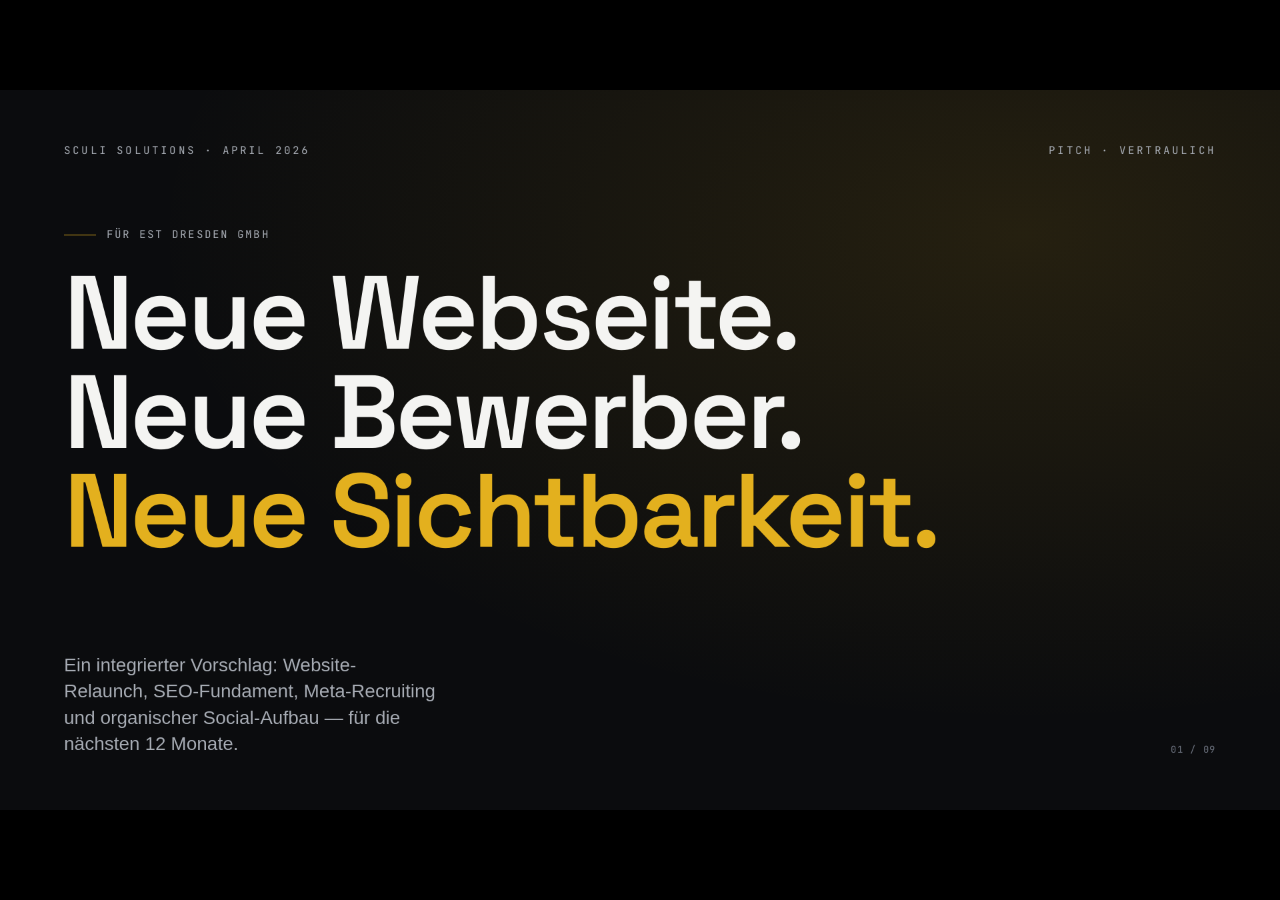
<file: prototyp/Pitch Deck-print.html>
<!DOCTYPE html>
<html lang="de">
<head>
<meta charset="UTF-8" />
<meta name="viewport" content="width=device-width, initial-scale=1.0" />
<title>Sculi Solutions × EST Dresden — Pitch Deck</title>
<link rel="preconnect" href="https://fonts.googleapis.com">
<link rel="preconnect" href="https://fonts.gstatic.com" crossorigin>
<link href="https://fonts.googleapis.com/css2?family=Inter:wght@400;500;600;700&family=Space+Grotesk:wght@500;600;700&family=JetBrains+Mono:wght@400;500&display=swap" rel="stylesheet">
<style>
  :root {
    --bg: #0b0c0e;
    --bg-2: #121418;
    --surface: #16191e;
    --border: #262a31;
    --border-strong: #3a3f48;
    --fg: #f4f4f2;
    --fg-muted: #a6abb3;
    --fg-dim: #6e7480;
    --accent: #e3b01e;
    --accent-ink: #0b0c0e;

    --font-display: "Space Grotesk", sans-serif;
    --font-body: "Inter", sans-serif;
    --font-mono: "JetBrains Mono", monospace;
  }
  * { box-sizing: border-box; margin: 0; padding: 0; }
  body { background: #000; font-family: var(--font-body); color: var(--fg); }

  deck-stage section {
    background: var(--bg);
    color: var(--fg);
    padding: 80px 96px;
    display: flex;
    flex-direction: column;
    font-size: 24px;
    line-height: 1.4;
  }

  /* Shared typography */
  .eyebrow {
    font-family: var(--font-mono);
    font-size: 16px;
    letter-spacing: 0.14em;
    text-transform: uppercase;
    color: var(--fg-muted);
    display: inline-flex;
    align-items: center;
    gap: 16px;
  }
  .eyebrow::before {
    content: ""; width: 48px; height: 1px; background: var(--accent);
  }
  .eyebrow.solo::before { display: none; }

  h1.display, h2.display, h3.display {
    font-family: var(--font-display);
    font-weight: 600;
    letter-spacing: -0.02em;
    line-height: 0.98;
    color: var(--fg);
  }
  h1.display { font-size: 120px; }
  h2.display { font-size: 84px; line-height: 1; }
  h3.display { font-size: 48px; line-height: 1.05; }

  .lede { font-size: 28px; color: var(--fg-muted); line-height: 1.45; max-width: 36ch; }

  .footer-bar {
    position: absolute;
    bottom: 40px; left: 96px; right: 96px;
    display: flex;
    justify-content: space-between;
    font-family: var(--font-mono);
    font-size: 14px;
    letter-spacing: 0.12em;
    text-transform: uppercase;
    color: var(--fg-dim);
  }

  .mono { font-family: var(--font-mono); font-size: 14px; letter-spacing: 0.12em; text-transform: uppercase; color: var(--fg-dim); }

  /* ============ Slide 01 — Title ============ */
  .slide-title {
    justify-content: space-between;
    position: relative;
    background:
      radial-gradient(ellipse at 80% 20%, rgba(227,176,30,0.12), transparent 60%),
      var(--bg);
  }
  .slide-title-mark {
    font-family: var(--font-mono);
    font-size: 16px;
    letter-spacing: 0.2em;
    text-transform: uppercase;
    color: var(--fg-muted);
  }
  .slide-title h1 {
    font-family: var(--font-display);
    font-weight: 600;
    font-size: 156px;
    line-height: 0.95;
    letter-spacing: -0.03em;
  }
  .slide-title h1 em {
    font-style: normal;
    color: var(--accent);
  }
  .slide-title-meta {
    display: flex;
    justify-content: space-between;
    align-items: end;
    gap: 48px;
    margin-top: 48px;
  }
  .slide-title-sub {
    font-size: 28px;
    color: var(--fg-muted);
    max-width: 36ch;
    line-height: 1.4;
  }

  /* ============ Slide 02 — Agenda ============ */
  .slide-agenda { gap: 48px; }
  .agenda-list {
    display: grid;
    grid-template-columns: 80px 1fr 220px;
    gap: 0;
    margin-top: 32px;
    border-top: 1px solid var(--border);
  }
  .agenda-list > * {
    padding: 32px 0;
    border-bottom: 1px solid var(--border);
    display: flex;
    align-items: center;
  }
  .agenda-num {
    font-family: var(--font-mono);
    font-size: 18px;
    color: var(--accent);
    letter-spacing: 0.1em;
  }
  .agenda-title {
    font-family: var(--font-display);
    font-size: 40px;
    font-weight: 600;
    letter-spacing: -0.01em;
  }
  .agenda-meta {
    font-family: var(--font-mono);
    font-size: 14px;
    letter-spacing: 0.12em;
    text-transform: uppercase;
    color: var(--fg-dim);
    justify-content: flex-end;
  }

  /* ============ Slide 03 — Status Quo ============ */
  .slide-status { gap: 40px; }
  .status-grid {
    display: grid;
    grid-template-columns: 1fr 1fr;
    gap: 48px;
    margin-top: 32px;
    flex: 1;
  }
  .status-col {
    background: var(--surface);
    border: 1px solid var(--border);
    padding: 40px;
    display: flex;
    flex-direction: column;
    gap: 20px;
  }
  .status-col h4 {
    font-family: var(--font-mono);
    font-size: 14px;
    letter-spacing: 0.14em;
    text-transform: uppercase;
    color: var(--fg-dim);
  }
  .status-col h3 {
    font-family: var(--font-display);
    font-size: 36px;
    font-weight: 600;
    letter-spacing: -0.01em;
    line-height: 1.1;
  }
  .status-col.current h3 { color: var(--fg); }
  .status-col.future h3 { color: var(--accent); }
  .status-col ul {
    list-style: none;
    display: flex;
    flex-direction: column;
    gap: 14px;
    margin-top: auto;
  }
  .status-col ul li {
    font-size: 18px;
    color: var(--fg-muted);
    line-height: 1.45;
    padding-left: 24px;
    position: relative;
  }
  .status-col.current ul li::before {
    content: "×";
    position: absolute; left: 0; top: 0;
    color: #6e7480;
    font-weight: 600;
  }
  .status-col.future ul li::before {
    content: "→";
    position: absolute; left: 0; top: 0;
    color: var(--accent);
    font-weight: 600;
  }

  /* ============ Slide 04 — Website Vorschlag ============ */
  .slide-website {
    padding: 0;
    background: #000;
  }
  .slide-website-head {
    padding: 80px 96px 40px;
    display: flex;
    justify-content: space-between;
    align-items: end;
    gap: 48px;
  }
  .slide-website-head h2 { max-width: 18ch; }
  .slide-website-head p { font-size: 20px; color: var(--fg-muted); max-width: 36ch; line-height: 1.45; }
  .website-preview {
    flex: 1;
    background: var(--bg-2);
    border-top: 1px solid var(--border);
    border-bottom: 1px solid var(--border);
    padding: 40px 96px;
    display: grid;
    grid-template-columns: repeat(3, 1fr);
    gap: 24px;
    align-items: stretch;
  }
  .preview-card {
    background: var(--surface);
    border: 1px solid var(--border);
    aspect-ratio: 3/4;
    position: relative;
    overflow: hidden;
    display: flex;
    flex-direction: column;
    text-decoration: none;
    color: inherit;
    transition: border-color 0.2s, transform 0.2s;
  }
  .preview-link { cursor: pointer; }
  .preview-link:hover { border-color: var(--accent); transform: translateY(-4px); }
  .preview-link:hover .preview-caption em { color: var(--accent); }
  .preview-card-bar {
    height: 28px;
    background: #000;
    display: flex;
    align-items: center;
    padding: 0 12px;
    gap: 6px;
    border-bottom: 1px solid var(--border);
  }
  .preview-card-bar span {
    width: 8px; height: 8px; border-radius: 50%;
    background: var(--border-strong);
  }
  .preview-card-body {
    flex: 1;
    padding: 20px;
    display: flex;
    flex-direction: column;
    gap: 12px;
    font-size: 11px;
  }
  .preview-hero {
    flex: 1;
    background:
      linear-gradient(135deg, var(--bg-2) 0%, var(--bg) 100%);
    border: 1px solid var(--border);
    position: relative;
    display: flex;
    align-items: flex-end;
    padding: 16px;
    min-height: 120px;
  }
  .preview-hero::before {
    content: "";
    position: absolute;
    inset: 0;
    background-image: repeating-linear-gradient(45deg, transparent 0 8px, rgba(255,255,255,0.02) 8px 9px);
  }
  .preview-hero-text {
    font-family: var(--font-display);
    font-size: 14px;
    font-weight: 600;
    line-height: 1.1;
    color: var(--fg);
    position: relative;
  }
  .preview-hero-text em { color: var(--accent); font-style: normal; }
  .preview-blocks {
    display: grid;
    grid-template-columns: 1fr 1fr;
    gap: 4px;
    height: 32px;
  }
  .preview-blocks > div {
    background: var(--bg-2);
    border: 1px solid var(--border);
  }
  .preview-label {
    font-family: var(--font-mono);
    font-size: 9px;
    letter-spacing: 0.12em;
    text-transform: uppercase;
    color: var(--fg-dim);
  }
  .preview-caption {
    padding: 16px 20px;
    border-top: 1px solid var(--border);
    display: flex;
    justify-content: space-between;
    font-family: var(--font-mono);
    font-size: 11px;
    letter-spacing: 0.12em;
    text-transform: uppercase;
  }
  .preview-caption span { color: var(--fg); }
  .preview-caption em { color: var(--accent); font-style: normal; }
  .slide-website-foot {
    padding: 32px 96px 40px;
    display: flex;
    justify-content: space-between;
    align-items: center;
    font-family: var(--font-mono);
    font-size: 14px;
    letter-spacing: 0.12em;
    text-transform: uppercase;
    color: var(--fg-dim);
  }
  .slide-website-foot strong { color: var(--accent); font-weight: 500; }

  /* ============ Slide 05 — SEO ============ */
  .slide-seo { gap: 32px; }
  .seo-grid {
    display: grid;
    grid-template-columns: 1.2fr 1fr;
    gap: 48px;
    flex: 1;
    margin-top: 16px;
  }
  .seo-main {
    display: flex;
    flex-direction: column;
    gap: 24px;
  }
  .seo-pillars {
    display: grid;
    grid-template-columns: 1fr 1fr;
    gap: 16px;
  }
  .seo-pillar {
    padding: 24px;
    background: var(--surface);
    border: 1px solid var(--border);
    display: flex;
    flex-direction: column;
    gap: 8px;
  }
  .seo-pillar-num {
    font-family: var(--font-mono);
    font-size: 12px;
    color: var(--accent);
    letter-spacing: 0.14em;
  }
  .seo-pillar-title {
    font-family: var(--font-display);
    font-size: 22px;
    font-weight: 600;
  }
  .seo-pillar-desc {
    font-size: 15px;
    color: var(--fg-muted);
    line-height: 1.45;
  }
  .seo-side {
    background: var(--surface);
    border: 1px solid var(--border);
    padding: 32px;
    display: flex;
    flex-direction: column;
    gap: 16px;
  }
  .seo-side h4 {
    font-family: var(--font-mono);
    font-size: 14px;
    letter-spacing: 0.14em;
    text-transform: uppercase;
    color: var(--fg-dim);
  }
  .keyword-list {
    display: flex;
    flex-direction: column;
    gap: 0;
  }
  .keyword-row {
    display: flex;
    justify-content: space-between;
    align-items: center;
    padding: 14px 0;
    border-bottom: 1px solid var(--border);
  }
  .keyword-row:last-child { border-bottom: none; }
  .keyword-row .kw {
    font-family: var(--font-body);
    font-size: 17px;
    color: var(--fg);
  }
  .keyword-row .badge {
    font-family: var(--font-mono);
    font-size: 11px;
    letter-spacing: 0.1em;
    text-transform: uppercase;
    padding: 4px 8px;
    border: 1px solid var(--accent);
    color: var(--accent);
  }

  /* ============ Slide 06 — Meta Ads ============ */
  .slide-meta { gap: 32px; }
  .meta-layout {
    display: grid;
    grid-template-columns: 1fr 380px;
    gap: 48px;
    flex: 1;
    align-items: start;
    margin-top: 16px;
  }
  .meta-strategy {
    display: flex;
    flex-direction: column;
    gap: 20px;
  }
  .meta-strategy h3 {
    font-family: var(--font-display);
    font-size: 32px;
    font-weight: 600;
    letter-spacing: -0.01em;
    max-width: 18ch;
  }
  .meta-funnel {
    display: flex;
    flex-direction: column;
    gap: 12px;
    margin-top: 8px;
  }
  .funnel-step {
    display: grid;
    grid-template-columns: 40px 1fr;
    gap: 16px;
    padding: 18px 20px;
    border: 1px solid var(--border);
    background: var(--surface);
    align-items: center;
  }
  .funnel-step-num {
    font-family: var(--font-mono);
    font-size: 13px;
    color: var(--accent);
  }
  .funnel-step-title {
    font-family: var(--font-display);
    font-size: 18px;
    font-weight: 600;
  }
  .funnel-step-desc {
    font-size: 14px;
    color: var(--fg-muted);
    margin-top: 2px;
    line-height: 1.4;
  }

  /* Instagram-style Ad mockup */
  .ad-phone {
    width: 100%;
    aspect-ratio: 9/16;
    background: #000;
    border: 12px solid #1a1a1a;
    border-radius: 32px;
    box-shadow: 0 24px 60px rgba(0,0,0,0.4), inset 0 0 0 1px #2a2a2a;
    overflow: hidden;
    position: relative;
    display: flex;
    flex-direction: column;
  }
  .ad-header {
    padding: 14px 12px;
    display: flex;
    align-items: center;
    gap: 10px;
    background: #000;
    border-bottom: 1px solid #222;
  }
  .ad-avatar {
    width: 32px; height: 32px;
    background: var(--accent);
    border-radius: 50%;
    display: flex;
    align-items: center;
    justify-content: center;
    font-weight: 700;
    font-size: 13px;
    color: var(--accent-ink);
    font-family: var(--font-display);
  }
  .ad-handle-stack { display: flex; flex-direction: column; line-height: 1.2; }
  .ad-handle { font-size: 12px; color: #fff; font-weight: 600; }
  .ad-sponsored { font-size: 10px; color: #888; }
  .ad-more { margin-left: auto; color: #fff; font-size: 18px; line-height: 1; }
  .ad-visual {
    flex: 1;
    background:
      radial-gradient(circle at 70% 30%, rgba(227,176,30,0.35), transparent 60%),
      linear-gradient(180deg, #1a1d22 0%, #0b0c0e 100%);
    position: relative;
    padding: 24px;
    display: flex;
    flex-direction: column;
    justify-content: space-between;
    overflow: hidden;
  }
  .ad-visual::before {
    content: "";
    position: absolute;
    inset: 0;
    background-image: repeating-linear-gradient(45deg, transparent 0 10px, rgba(255,255,255,0.03) 10px 11px);
  }
  .ad-visual-top {
    position: relative;
    display: flex;
    flex-direction: column;
    gap: 6px;
  }
  .ad-visual-kicker {
    font-family: var(--font-mono);
    font-size: 10px;
    letter-spacing: 0.14em;
    text-transform: uppercase;
    color: var(--accent);
  }
  .ad-visual-headline {
    font-family: var(--font-display);
    font-size: 26px;
    font-weight: 700;
    line-height: 1;
    color: #fff;
    letter-spacing: -0.02em;
  }
  .ad-visual-bottom {
    position: relative;
    display: flex;
    flex-direction: column;
    gap: 8px;
  }
  .ad-visual-sub {
    font-size: 11px;
    color: #c4c8d0;
    line-height: 1.4;
    max-width: 22ch;
  }
  .ad-visual-chip {
    display: inline-flex;
    width: fit-content;
    padding: 5px 10px;
    background: var(--accent);
    color: var(--accent-ink);
    font-family: var(--font-mono);
    font-size: 10px;
    letter-spacing: 0.12em;
    text-transform: uppercase;
    font-weight: 600;
  }
  .ad-cta {
    padding: 12px 14px;
    background: #000;
    border-top: 1px solid #222;
    display: flex;
    justify-content: space-between;
    align-items: center;
  }
  .ad-cta-left { display: flex; flex-direction: column; line-height: 1.2; }
  .ad-cta-title { font-size: 11px; color: #fff; font-weight: 600; }
  .ad-cta-desc { font-size: 10px; color: #888; }
  .ad-cta-btn {
    padding: 8px 12px;
    background: #fff;
    color: #000;
    font-size: 11px;
    font-weight: 600;
    border-radius: 2px;
    font-family: var(--font-body);
  }

  /* ============ Slide 07 — Social ============ */
  .slide-social { gap: 32px; }
  .social-grid {
    display: grid;
    grid-template-columns: 1fr 1fr 1fr;
    gap: 24px;
    flex: 1;
    margin-top: 16px;
  }
  .social-col {
    background: var(--surface);
    border: 1px solid var(--border);
    padding: 32px;
    display: flex;
    flex-direction: column;
    gap: 12px;
  }
  .social-col h4 {
    font-family: var(--font-mono);
    font-size: 13px;
    letter-spacing: 0.14em;
    text-transform: uppercase;
    color: var(--accent);
  }
  .social-col h3 {
    font-family: var(--font-display);
    font-size: 28px;
    font-weight: 600;
    letter-spacing: -0.01em;
    line-height: 1.1;
  }
  .social-col p {
    font-size: 15px;
    color: var(--fg-muted);
    line-height: 1.5;
  }
  .social-col ul {
    list-style: none;
    margin-top: auto;
    display: flex;
    flex-direction: column;
    gap: 8px;
    padding-top: 16px;
    border-top: 1px solid var(--border);
  }
  .social-col ul li {
    font-size: 14px;
    color: var(--fg);
    padding-left: 20px;
    position: relative;
  }
  .social-col ul li::before {
    content: "—";
    position: absolute;
    left: 0;
    color: var(--accent);
  }

  /* ============ Slide 08 — Pakete ============ */
  .slide-packages { gap: 32px; }
  .package-grid {
    display: grid;
    grid-template-columns: repeat(3, 1fr);
    gap: 24px;
    flex: 1;
    margin-top: 24px;
  }
  .package {
    background: var(--surface);
    border: 1px solid var(--border);
    padding: 40px 32px;
    display: flex;
    flex-direction: column;
    gap: 20px;
    position: relative;
  }
  .package.featured {
    background: var(--accent);
    color: var(--accent-ink);
    border-color: var(--accent);
  }
  .package-badge {
    position: absolute;
    top: -12px;
    left: 32px;
    background: var(--bg);
    color: var(--accent);
    padding: 4px 12px;
    font-family: var(--font-mono);
    font-size: 11px;
    letter-spacing: 0.14em;
    text-transform: uppercase;
    border: 1px solid var(--accent);
  }
  .package h4 {
    font-family: var(--font-mono);
    font-size: 14px;
    letter-spacing: 0.14em;
    text-transform: uppercase;
    color: var(--fg-muted);
  }
  .package.featured h4 { color: var(--accent-ink); opacity: 0.7; }
  .package h3 {
    font-family: var(--font-display);
    font-size: 36px;
    font-weight: 600;
    letter-spacing: -0.02em;
    line-height: 1;
  }
  .package-desc {
    font-size: 15px;
    color: var(--fg-muted);
    line-height: 1.5;
    max-width: 26ch;
  }
  .package.featured .package-desc { color: var(--accent-ink); opacity: 0.85; }
  .package-features {
    list-style: none;
    display: flex;
    flex-direction: column;
    gap: 10px;
    padding-top: 20px;
    border-top: 1px solid var(--border);
    margin-top: auto;
  }
  .package.featured .package-features { border-top-color: rgba(11,12,14,0.25); }
  .package-features li {
    font-size: 14px;
    padding-left: 20px;
    position: relative;
    color: var(--fg);
    line-height: 1.4;
  }
  .package.featured .package-features li { color: var(--accent-ink); }
  .package-features li::before {
    content: "◆";
    position: absolute; left: 0;
    color: var(--accent);
    font-size: 8px;
    top: 6px;
  }
  .package.featured .package-features li::before { color: var(--accent-ink); }
  .package-foot {
    font-family: var(--font-mono);
    font-size: 12px;
    letter-spacing: 0.12em;
    text-transform: uppercase;
    color: var(--fg-dim);
    padding-top: 16px;
    border-top: 1px solid var(--border);
  }
  .package.featured .package-foot {
    color: var(--accent-ink);
    opacity: 0.7;
    border-top-color: rgba(11,12,14,0.25);
  }

  /* ============ Slide 09 — Schluss ============ */
  .slide-end {
    justify-content: center;
    align-items: flex-start;
    background:
      radial-gradient(ellipse at 20% 80%, rgba(227,176,30,0.12), transparent 60%),
      var(--bg);
    gap: 48px;
  }
  .slide-end h2 {
    font-size: 140px;
    max-width: 20ch;
  }
  .slide-end h2 em {
    font-style: normal;
    color: var(--accent);
  }
  .slide-end-meta {
    display: flex;
    gap: 96px;
    margin-top: 32px;
  }
  .slide-end-meta > div { display: flex; flex-direction: column; gap: 8px; }
  .slide-end-meta h5 {
    font-family: var(--font-mono);
    font-size: 14px;
    letter-spacing: 0.14em;
    text-transform: uppercase;
    color: var(--fg-dim);
    font-weight: 500;
  }
  .slide-end-meta p {
    font-family: var(--font-display);
    font-size: 28px;
    font-weight: 600;
    color: var(--fg);
    letter-spacing: -0.01em;
  }
  .slide-end-meta p em {
    font-style: normal;
    color: var(--accent);
  }
</style>
</head>
<body>

<deck-stage width="1920" height="1080">

  <!-- ========== 01 TITLE ========== -->
  <section class="slide-title" data-label="Title">
    <div style="display: flex; justify-content: space-between; align-items: center;">
      <div class="slide-title-mark">Sculi Solutions · April 2026</div>
      <div class="slide-title-mark">Pitch · Vertraulich</div>
    </div>

    <div>
      <div class="eyebrow">Für EST Dresden GmbH</div>
      <h1 style="margin-top: 32px;">
        Neue Webseite.<br/>
        Neue Bewerber.<br/>
        <em>Neue Sichtbarkeit.</em>
      </h1>
    </div>

    <div class="slide-title-meta">
      <div class="slide-title-sub">
        Ein integrierter Vorschlag: Website-Relaunch, SEO-Fundament, Meta-Recruiting und organischer Social-Aufbau — für die nächsten 12 Monate.
      </div>
      <div class="mono">01 / 09</div>
    </div>
  </section>

  <!-- ========== 02 AGENDA ========== -->
  <section class="slide-agenda" data-label="Agenda">
    <div class="eyebrow">Agenda</div>
    <h2 class="display" style="margin-top: 24px;">Worüber wir heute sprechen.</h2>

    <div class="agenda-list">
      <div class="agenda-num">01</div>
      <div class="agenda-title">Status Quo</div>
      <div class="agenda-meta">Die aktuelle Seite</div>

      <div class="agenda-num">02</div>
      <div class="agenda-title">Website-Vorschlag</div>
      <div class="agenda-meta">Zwei Design-Varianten</div>

      <div class="agenda-num">03</div>
      <div class="agenda-title">SEO-Fundament</div>
      <div class="agenda-meta">Sichtbar werden</div>

      <div class="agenda-num">04</div>
      <div class="agenda-title">Meta Recruiting Ads</div>
      <div class="agenda-meta">Bewerber gewinnen</div>

      <div class="agenda-num">05</div>
      <div class="agenda-title">Organischer Social-Aufbau</div>
      <div class="agenda-meta">Marke über Zeit</div>

      <div class="agenda-num">06</div>
      <div class="agenda-title">Pakete &amp; nächste Schritte</div>
      <div class="agenda-meta">Zusammen­arbeit</div>
    </div>
    <div class="footer-bar">
      <span>Sculi Solutions × EST Dresden</span><span>02 / 09</span>
    </div>
  </section>

  <!-- ========== 03 STATUS QUO ========== -->
  <section class="slide-status" data-label="Status Quo">
    <div class="eyebrow">01 — Status Quo</div>
    <h2 class="display" style="margin-top: 24px;">Viel Substanz.<br/>Kaum Sichtbarkeit.</h2>
    <p class="lede" style="margin-top: 24px;">
      EST Dresden hat 90 Jahre Ingenieurs­geschichte und ein starkes Produkt — aber die aktuelle Seite erzählt davon nur einen Bruchteil.
    </p>

    <div class="status-grid">
      <div class="status-col current">
        <h4>Heute</h4>
        <h3>est-dresden.de</h3>
        <ul>
          <li>Nicht mobil-optimiert — mehr als 60% Ihrer Zielgruppe nutzt Smartphones</li>
          <li>SEO-Potenzial liegt brach: keine eigenen Landingpages für Leistungen, schwache Meta-Daten</li>
          <li>90 Jahre Tradition werden als Fußnote erwähnt, nicht emotional erzählt</li>
          <li>Karriere-Seite verlinkt alle Stellen auf dieselbe Unterseite — kein Funnel</li>
          <li>Keine Infrastruktur für Performance-Marketing (Pixel, Events, Conversions)</li>
        </ul>
      </div>
      <div class="status-col future">
        <h4>Unser Vorschlag</h4>
        <h3>Eine Webseite, die Ihr Handwerk spiegelt.</h3>
        <ul>
          <li>Mobile-first, schnell, technisch sauber — Lighthouse-optimiert</li>
          <li>Eigene Landingpages pro Leistung und pro Stelle — SEO &amp; Ads verlinken präzise</li>
          <li>Tradition als Haltung: 90 Jahre sichtbar als Qualitäts­versprechen, nicht als Dekor</li>
          <li>Bewerber-Funnel mit eigener Karriere­welt und Kurz­bewerbungs­formular</li>
          <li>Meta Pixel, Conversion-Tracking und Analytics von Tag 1</li>
        </ul>
      </div>
    </div>

    <div class="footer-bar">
      <span>Status Quo</span><span>03 / 09</span>
    </div>
  </section>

  <!-- ========== 04 WEBSITE ========== -->
  <section class="slide-website" data-label="Website-Vorschlag">
    <div class="slide-website-head">
      <div>
        <div class="eyebrow">02 — Website-Vorschlag</div>
        <h2 class="display" style="margin-top: 20px;">Zwei Richtungen.<br/>Ein Anspruch.</h2>
      </div>
      <p>
        Wir zeigen heute einen klickbaren Prototyp in zwei Design-Varianten — beide mobil-optimiert, beide auf Ihren Ton abgestimmt.
      </p>
    </div>

    <div class="website-preview">
      <!-- Variante A -->
      <a href="EST%20Dresden%20Website.html?v=industrial" target="_blank" class="preview-card preview-link" data-variant="industrial">
        <div class="preview-card-bar">
          <span></span><span></span><span></span>
        </div>
        <div class="preview-card-body">
          <div style="display: flex; justify-content: space-between;">
            <span class="preview-label">EST</span>
            <span class="preview-label">Menu</span>
          </div>
          <div class="preview-hero">
            <div class="preview-hero-text">
              Präzision,<br/>die <em>nicht</em><br/>verhandelbar ist.
            </div>
          </div>
          <div class="preview-blocks"><div></div><div></div></div>
          <div class="preview-label" style="text-align: center;">— Industrial Dark —</div>
        </div>
        <div class="preview-caption">
          <span>Variante A</span><em>Industrial →</em>
        </div>
      </a>

      <!-- Variante B -->
      <a href="EST%20Dresden%20Website.html?v=heritage" target="_blank" class="preview-card preview-link" data-variant="heritage">
        <div class="preview-card-bar">
          <span></span><span></span><span></span>
        </div>
        <div class="preview-card-body" style="background: #f5f1ea; color: #1a1612;">
          <div style="display: flex; justify-content: space-between;">
            <span class="preview-label" style="color: #8a7e66;">EST</span>
            <span class="preview-label" style="color: #8a7e66;">Menu</span>
          </div>
          <div class="preview-hero" style="background: #ece6db; border-color: #d4ccbc;">
            <div class="preview-hero-text" style="color: #1a1612;">
              Handwerk,<br/>das seit <em style="color: #b23a1a;">1936</em><br/>hält.
            </div>
          </div>
          <div class="preview-blocks">
            <div style="background: #e3dccc; border-color: #d4ccbc;"></div>
            <div style="background: #e3dccc; border-color: #d4ccbc;"></div>
          </div>
          <div class="preview-label" style="text-align: center; color: #8a7e66;">— Heritage Bold —</div>
        </div>
        <div class="preview-caption">
          <span>Variante B</span><em>Heritage →</em>
        </div>
      </a>

      <!-- Mobile preview -->
      <div class="preview-card" style="aspect-ratio: 3/4; background: var(--bg); display: flex; flex-direction: column; justify-content: center; align-items: center; padding: 32px; gap: 20px;">
        <div class="preview-label" style="color: var(--accent);">+ Mobil-optimiert</div>
        <h3 class="display" style="font-size: 28px; text-align: center; line-height: 1.1;">
          Jede<br/>Seite.<br/>Jeder<br/>Breakpoint.
        </h3>
        <div style="display: flex; gap: 6px; margin-top: 8px;">
          <div style="width: 24px; height: 40px; border: 1px solid var(--border-strong); border-radius: 3px;"></div>
          <div style="width: 40px; height: 30px; border: 1px solid var(--border-strong); border-radius: 3px;"></div>
          <div style="width: 60px; height: 40px; border: 1px solid var(--border-strong); border-radius: 3px;"></div>
        </div>
        <div class="preview-label" style="color: var(--fg-dim); text-align: center; max-width: 20ch; line-height: 1.5;">
          Home · Leistungen · Karriere · Unternehmen — alle mobil durchdesigned
        </div>
      </div>
    </div>

    <div class="slide-website-foot">
      <span>→ Im Anschluss: Live-Prototyp auf <strong>sculi-solutions.de/est</strong></span>
      <span>04 / 09</span>
    </div>
  </section>

  <!-- ========== 05 SEO ========== -->
  <section class="slide-seo" data-label="SEO">
    <div class="eyebrow">03 — SEO-Fundament</div>
    <h2 class="display" style="margin-top: 20px;">Gefunden werden,<br/>wenn es zählt.</h2>

    <div class="seo-grid">
      <div class="seo-main">
        <p class="lede" style="font-size: 20px;">
          Vier Hebel, die wir im ersten Quartal ziehen — technisch, inhaltlich und strukturell.
        </p>

        <div class="seo-pillars">
          <div class="seo-pillar">
            <div class="seo-pillar-num">01 — Technisch</div>
            <div class="seo-pillar-title">Technik-Audit</div>
            <div class="seo-pillar-desc">Ladezeiten, Core Web Vitals, Sitemap, robots.txt, strukturierte Daten — alles sauber von Anfang an.</div>
          </div>
          <div class="seo-pillar">
            <div class="seo-pillar-num">02 — Struktur</div>
            <div class="seo-pillar-title">Landingpages</div>
            <div class="seo-pillar-desc">Jede Leistung bekommt eine eigene optimierte Seite — statt einer Sammelseite mit zu vielen Themen.</div>
          </div>
          <div class="seo-pillar">
            <div class="seo-pillar-num">03 — Content</div>
            <div class="seo-pillar-title">Fachbeiträge</div>
            <div class="seo-pillar-desc">Vier redaktionelle Beiträge pro Quartal zu Kernthemen — von Ihren Ingenieuren, von uns redigiert.</div>
          </div>
          <div class="seo-pillar">
            <div class="seo-pillar-num">04 — Lokal</div>
            <div class="seo-pillar-title">Google Business</div>
            <div class="seo-pillar-desc">Profil-Optimierung, regionale Keywords, Bewertungen — Dresden und Sachsen als klarer Marktanker.</div>
          </div>
        </div>
      </div>

      <div class="seo-side">
        <h4>Keyword-Beispiele</h4>
        <div class="keyword-list">
          <div class="keyword-row">
            <span class="kw">Schweißanlage Hersteller Dresden</span>
            <span class="badge">Fokus</span>
          </div>
          <div class="keyword-row">
            <span class="kw">Widerstands­schweißen Sachsen</span>
            <span class="badge">Fokus</span>
          </div>
          <div class="keyword-row">
            <span class="kw">Sondermaschinen­bau Schweißtechnik</span>
            <span class="badge">Nische</span>
          </div>
          <div class="keyword-row">
            <span class="kw">Roboter­zelle schlüssel­fertig</span>
            <span class="badge">Nische</span>
          </div>
          <div class="keyword-row">
            <span class="kw">Buckelschweiß­maschine</span>
            <span class="badge">Long-Tail</span>
          </div>
          <div class="keyword-row">
            <span class="kw">Retrofit Schweißanlage</span>
            <span class="badge">Long-Tail</span>
          </div>
        </div>
      </div>
    </div>

    <div class="footer-bar">
      <span>SEO-Fundament</span><span>05 / 09</span>
    </div>
  </section>

  <!-- ========== 06 META ADS ========== -->
  <section class="slide-meta" data-label="Meta Ads">
    <div class="eyebrow">04 — Meta Recruiting Ads</div>
    <h2 class="display" style="margin-top: 20px;">Bewerber erreichen,<br/>bevor sie suchen.</h2>

    <div class="meta-layout">
      <div class="meta-strategy">
        <h3>Facharbeiter suchen nicht auf Google. Sie scrollen durch Instagram.</h3>
        <p style="font-size: 18px; color: var(--fg-muted); line-height: 1.55; max-width: 42ch;">
          Meta Ads erreichen Industriemechaniker, Schweißer und Monteure genau dort, wo sie ohnehin sind — und zeigen, dass EST mehr ist als ein Logo am Ortseingang.
        </p>

        <div class="meta-funnel">
          <div class="funnel-step">
            <div class="funnel-step-num">01</div>
            <div>
              <div class="funnel-step-title">Zielgruppen-Setup</div>
              <div class="funnel-step-desc">Custom Audience: Dresden + 50 km, Metallhandwerk, Techniker, Mechatroniker. Look-alikes nach drei Wochen.</div>
            </div>
          </div>
          <div class="funnel-step">
            <div class="funnel-step-num">02</div>
            <div>
              <div class="funnel-step-title">Video-Creatives</div>
              <div class="funnel-step-desc">3 × 15-Sekunden aus Ihrer Halle — authentisch statt Stockmaterial. Wir produzieren an einem Drehtag vor Ort.</div>
            </div>
          </div>
          <div class="funnel-step">
            <div class="funnel-step-num">03</div>
            <div>
              <div class="funnel-step-title">Landingpage &amp; Kurz­bewerbung</div>
              <div class="funnel-step-desc">Eigene Landingpage pro Stelle. Bewerbung in 3 Schritten — ohne Anschreiben-Pflicht.</div>
            </div>
          </div>
          <div class="funnel-step">
            <div class="funnel-step-num">04</div>
            <div>
              <div class="funnel-step-title">Wöchentliches Reporting</div>
              <div class="funnel-step-desc">Klicks, Bewerbungen, Qualität — transparent im Dashboard. Retargeting wird monatlich nachjustiert.</div>
            </div>
          </div>
        </div>
      </div>

      <!-- Instagram Ad Mockup -->
      <div style="display: flex; flex-direction: column; gap: 12px; align-items: center;">
        <div class="ad-phone">
          <div class="ad-header">
            <div class="ad-avatar">E</div>
            <div class="ad-handle-stack">
              <span class="ad-handle">est_dresden</span>
              <span class="ad-sponsored">Gesponsert</span>
            </div>
            <div class="ad-more">⋯</div>
          </div>
          <div class="ad-visual">
            <div class="ad-visual-top">
              <div class="ad-visual-kicker">Karriere · Dresden-Cotta</div>
              <div class="ad-visual-headline">
                Schweißer? Mechaniker?<br/>
                Kommen Sie raus aus der Leiharbeit.
              </div>
            </div>
            <div class="ad-visual-bottom">
              <div class="ad-visual-sub">
                Unbefristet. Tariforientiert. 30 Tage Urlaub. Keine Schichten am Wochenende.
              </div>
              <div class="ad-visual-chip">Bewerben in 3 Minuten →</div>
            </div>
          </div>
          <div class="ad-cta">
            <div class="ad-cta-left">
              <span class="ad-cta-title">est-dresden.de</span>
              <span class="ad-cta-desc">Jetzt Stellen entdecken</span>
            </div>
            <div class="ad-cta-btn">Mehr erfahren</div>
          </div>
        </div>
        <div class="mono" style="text-align: center;">Creative-Beispiel · IG Reels</div>
      </div>
    </div>

    <div class="footer-bar">
      <span>Meta Recruiting</span><span>06 / 09</span>
    </div>
  </section>

  <!-- ========== 07 SOCIAL ========== -->
  <section class="slide-social" data-label="Organisch Social">
    <div class="eyebrow">05 — Organischer Social-Aufbau</div>
    <h2 class="display" style="margin-top: 20px;">Marke, die<br/>über Monate wächst.</h2>
    <p class="lede" style="font-size: 20px; margin-top: 16px;">
      Parallel zu den bezahlten Kampagnen bauen wir Ihre organische Präsenz auf — mit einer klaren Rollen­verteilung zwischen den Kanälen.
    </p>

    <div class="social-grid">
      <div class="social-col">
        <h4>Instagram</h4>
        <h3>Die Halle zeigen.</h3>
        <p>Reels aus der Produktion, Einblicke in Projekte, Teammitglieder. Authentisch, ohne Filter-Ästhetik. Zielgruppe: Facharbeiter, Azubis, Quereinsteiger.</p>
        <ul>
          <li>2 Reels pro Woche</li>
          <li>Stories aus dem Alltag</li>
          <li>Behind-the-Scenes</li>
        </ul>
      </div>
      <div class="social-col">
        <h4>LinkedIn</h4>
        <h3>Die Expertise zeigen.</h3>
        <p>Technische Beiträge, Referenz­projekte, Employer-Branding für Ingenieure. Zielgruppe: Einkäufer, Werksleiter, Ingenieurs-Nachwuchs.</p>
        <ul>
          <li>1 Fachbeitrag pro Woche</li>
          <li>Projekt-Spotlights</li>
          <li>Geschäftsführer als Stimme</li>
        </ul>
      </div>
      <div class="social-col">
        <h4>YouTube / TikTok</h4>
        <h3>Das Handwerk zeigen.</h3>
        <p>Längere Anlagen-Videos auf YouTube (SEO-Nebeneffekt), kurze Schweiß-Clips auf TikTok für die junge Zielgruppe. Kein Tanzen, nur Funken.</p>
        <ul>
          <li>1 Anlagen-Feature pro Monat</li>
          <li>TikTok: 2 Shorts pro Woche</li>
          <li>Wiederverwertung der Reels</li>
        </ul>
      </div>
    </div>

    <div class="footer-bar">
      <span>Organisch Social</span><span>07 / 09</span>
    </div>
  </section>

  <!-- ========== 08 PAKETE ========== -->
  <section class="slide-packages" data-label="Pakete">
    <div class="eyebrow">06 — Pakete</div>
    <h2 class="display" style="margin-top: 20px;">Drei Wege.<br/>Ein Ziel.</h2>
    <p class="lede" style="font-size: 20px; margin-top: 16px;">
      Wir starten mit dem Website-Relaunch als Fundament — und bauen darauf stufenweise auf.
    </p>

    <div class="package-grid">
      <div class="package">
        <h4>Paket 01</h4>
        <h3>Fundament</h3>
        <div class="package-desc">Einmaliger Website-Relaunch inklusive SEO-Grundlagen und Tracking-Setup.</div>
        <ul class="package-features">
          <li>Neue Webseite — 4 Kern­seiten, mobil-optimiert</li>
          <li>Technisches SEO-Audit &amp; Setup</li>
          <li>Google Business Profil</li>
          <li>Meta Pixel &amp; Conversion-Tracking</li>
          <li>Basis-Schulung für Ihr Team</li>
        </ul>
        <div class="package-foot">Einmal­projekt · 8–10 Wochen</div>
      </div>

      <div class="package featured">
        <div class="package-badge">Empfohlen</div>
        <h4>Paket 02</h4>
        <h3>Wachstum</h3>
        <div class="package-desc">Fundament plus laufende Performance-Betreuung für SEO und Meta Ads.</div>
        <ul class="package-features">
          <li>Alles aus Paket 01</li>
          <li>Meta Recruiting-Kampagnen</li>
          <li>Creative-Produktion: 1 Drehtag / Quartal</li>
          <li>Laufende SEO-Betreuung &amp; Content</li>
          <li>Monatliches Reporting &amp; Strategie-Call</li>
        </ul>
        <div class="package-foot">12-Monats­partnerschaft</div>
      </div>

      <div class="package">
        <h4>Paket 03</h4>
        <h3>Voll­bild</h3>
        <div class="package-desc">Wachstum plus kompletter organischer Social-Aufbau auf allen relevanten Kanälen.</div>
        <ul class="package-features">
          <li>Alles aus Paket 02</li>
          <li>Instagram &amp; LinkedIn Redaktion</li>
          <li>YouTube / TikTok Content-Pipeline</li>
          <li>Community-Management</li>
          <li>Wöchentlicher Jour fixe</li>
        </ul>
        <div class="package-foot">12-Monats­partnerschaft</div>
      </div>
    </div>

    <div class="footer-bar">
      <span>Pakete</span><span>08 / 09</span>
    </div>
  </section>

  <!-- ========== 09 END ========== -->
  <section class="slide-end" data-label="Nächste Schritte">
    <div class="eyebrow">Nächste Schritte</div>
    <h2 class="display">
      Bauen wir<br/>
      gemeinsam<br/>
      <em>weiter.</em>
    </h2>

    <div class="slide-end-meta">
      <div>
        <h5>Vorschlag</h5>
        <p>Paket 02 · <em>Start Mai 2026</em></p>
      </div>
      <div>
        <h5>Kick-off</h5>
        <p>2 Wochen nach Auftrag</p>
      </div>
      <div>
        <h5>Launch</h5>
        <p>8 Wochen · <em>Q3 2026</em></p>
      </div>
    </div>

    <div class="footer-bar" style="position: static; padding-top: 48px; margin-top: auto;">
      <span>Sculi Solutions · hallo@sculi-solutions.de</span><span>09 / 09</span>
    </div>
  </section>

</deck-stage>

<script src="deck-stage.js"></script>
<script>
(async () => {
  try { await customElements.whenDefined('deck-stage'); } catch (e) {}
  try { await document.fonts.ready; } catch (e) {}
  setTimeout(() => { try { window.print(); } catch (e) {} }, 500);
})();
</script>
</body>
</html>
</file>
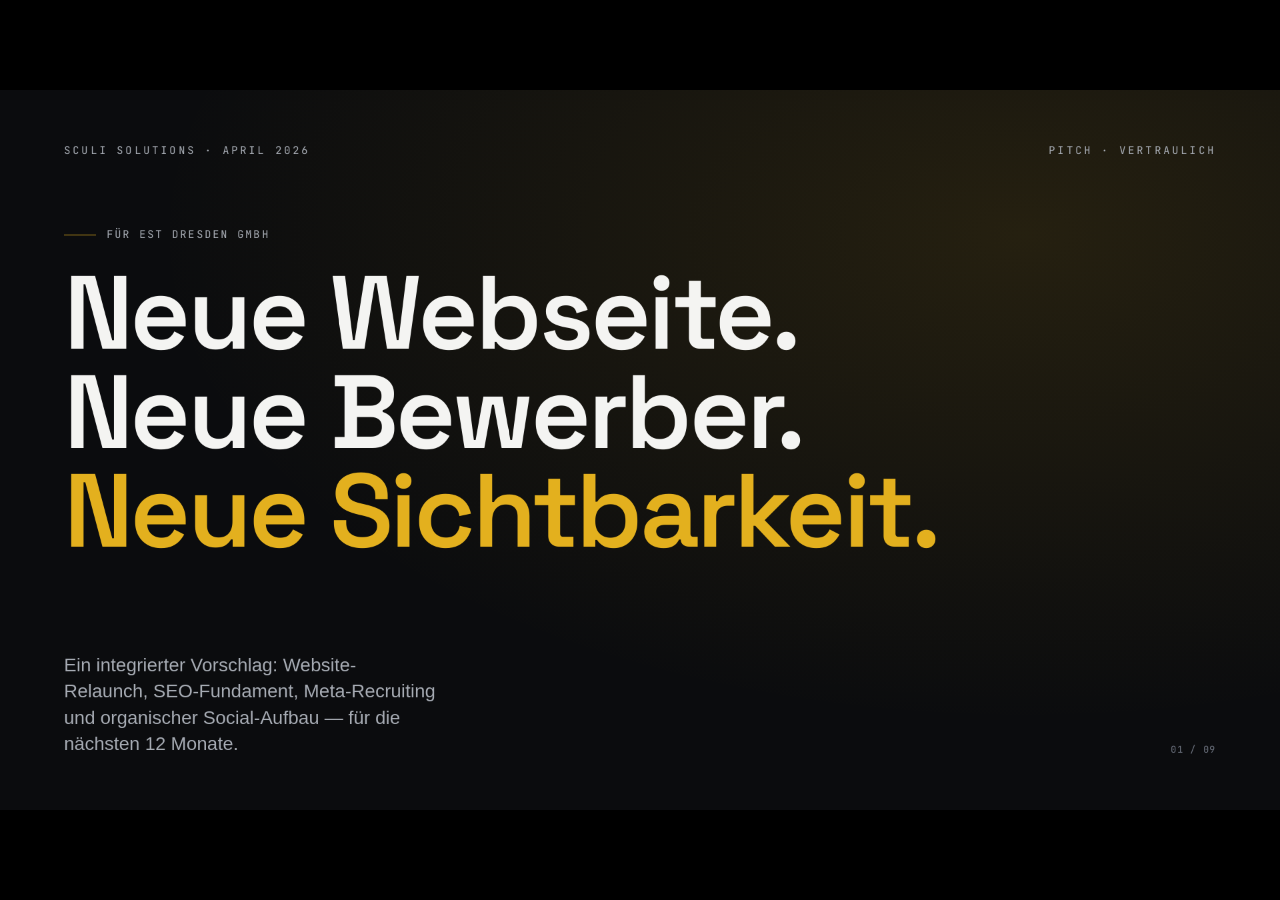
<file: prototyp/Pitch Deck.html>
<!DOCTYPE html>
<html lang="de">
<head>
<meta charset="UTF-8" />
<meta name="viewport" content="width=device-width, initial-scale=1.0" />
<title>Sculi Solutions × EST Dresden — Pitch Deck</title>
<link rel="preconnect" href="https://fonts.googleapis.com">
<link rel="preconnect" href="https://fonts.gstatic.com" crossorigin>
<link href="https://fonts.googleapis.com/css2?family=Inter:wght@400;500;600;700&family=Space+Grotesk:wght@500;600;700&family=JetBrains+Mono:wght@400;500&display=swap" rel="stylesheet">
<style>
  :root {
    --bg: #0b0c0e;
    --bg-2: #121418;
    --surface: #16191e;
    --border: #262a31;
    --border-strong: #3a3f48;
    --fg: #f4f4f2;
    --fg-muted: #a6abb3;
    --fg-dim: #6e7480;
    --accent: #e3b01e;
    --accent-ink: #0b0c0e;

    --font-display: "Space Grotesk", sans-serif;
    --font-body: "Inter", sans-serif;
    --font-mono: "JetBrains Mono", monospace;
  }
  * { box-sizing: border-box; margin: 0; padding: 0; }
  body { background: #000; font-family: var(--font-body); color: var(--fg); }

  deck-stage section {
    background: var(--bg);
    color: var(--fg);
    padding: 80px 96px;
    display: flex;
    flex-direction: column;
    font-size: 24px;
    line-height: 1.4;
  }

  /* Shared typography */
  .eyebrow {
    font-family: var(--font-mono);
    font-size: 16px;
    letter-spacing: 0.14em;
    text-transform: uppercase;
    color: var(--fg-muted);
    display: inline-flex;
    align-items: center;
    gap: 16px;
  }
  .eyebrow::before {
    content: ""; width: 48px; height: 1px; background: var(--accent);
  }
  .eyebrow.solo::before { display: none; }

  h1.display, h2.display, h3.display {
    font-family: var(--font-display);
    font-weight: 600;
    letter-spacing: -0.02em;
    line-height: 0.98;
    color: var(--fg);
  }
  h1.display { font-size: 120px; }
  h2.display { font-size: 84px; line-height: 1; }
  h3.display { font-size: 48px; line-height: 1.05; }

  .lede { font-size: 28px; color: var(--fg-muted); line-height: 1.45; max-width: 36ch; }

  .footer-bar {
    position: absolute;
    bottom: 40px; left: 96px; right: 96px;
    display: flex;
    justify-content: space-between;
    font-family: var(--font-mono);
    font-size: 14px;
    letter-spacing: 0.12em;
    text-transform: uppercase;
    color: var(--fg-dim);
  }

  .mono { font-family: var(--font-mono); font-size: 14px; letter-spacing: 0.12em; text-transform: uppercase; color: var(--fg-dim); }

  /* ============ Slide 01 — Title ============ */
  .slide-title {
    justify-content: space-between;
    position: relative;
    background:
      radial-gradient(ellipse at 80% 20%, rgba(227,176,30,0.12), transparent 60%),
      var(--bg);
  }
  .slide-title-mark {
    font-family: var(--font-mono);
    font-size: 16px;
    letter-spacing: 0.2em;
    text-transform: uppercase;
    color: var(--fg-muted);
  }
  .slide-title h1 {
    font-family: var(--font-display);
    font-weight: 600;
    font-size: 156px;
    line-height: 0.95;
    letter-spacing: -0.03em;
  }
  .slide-title h1 em {
    font-style: normal;
    color: var(--accent);
  }
  .slide-title-meta {
    display: flex;
    justify-content: space-between;
    align-items: end;
    gap: 48px;
    margin-top: 48px;
  }
  .slide-title-sub {
    font-size: 28px;
    color: var(--fg-muted);
    max-width: 36ch;
    line-height: 1.4;
  }

  /* ============ Slide 02 — Agenda ============ */
  .slide-agenda { gap: 48px; }
  .agenda-list {
    display: grid;
    grid-template-columns: 80px 1fr 220px;
    gap: 0;
    margin-top: 32px;
    border-top: 1px solid var(--border);
  }
  .agenda-list > * {
    padding: 32px 0;
    border-bottom: 1px solid var(--border);
    display: flex;
    align-items: center;
  }
  .agenda-num {
    font-family: var(--font-mono);
    font-size: 18px;
    color: var(--accent);
    letter-spacing: 0.1em;
  }
  .agenda-title {
    font-family: var(--font-display);
    font-size: 40px;
    font-weight: 600;
    letter-spacing: -0.01em;
  }
  .agenda-meta {
    font-family: var(--font-mono);
    font-size: 14px;
    letter-spacing: 0.12em;
    text-transform: uppercase;
    color: var(--fg-dim);
    justify-content: flex-end;
  }

  /* ============ Slide 03 — Status Quo ============ */
  .slide-status { gap: 40px; }
  .status-grid {
    display: grid;
    grid-template-columns: 1fr 1fr;
    gap: 48px;
    margin-top: 32px;
    flex: 1;
  }
  .status-col {
    background: var(--surface);
    border: 1px solid var(--border);
    padding: 40px;
    display: flex;
    flex-direction: column;
    gap: 20px;
  }
  .status-col h4 {
    font-family: var(--font-mono);
    font-size: 14px;
    letter-spacing: 0.14em;
    text-transform: uppercase;
    color: var(--fg-dim);
  }
  .status-col h3 {
    font-family: var(--font-display);
    font-size: 36px;
    font-weight: 600;
    letter-spacing: -0.01em;
    line-height: 1.1;
  }
  .status-col.current h3 { color: var(--fg); }
  .status-col.future h3 { color: var(--accent); }
  .status-col ul {
    list-style: none;
    display: flex;
    flex-direction: column;
    gap: 14px;
    margin-top: auto;
  }
  .status-col ul li {
    font-size: 18px;
    color: var(--fg-muted);
    line-height: 1.45;
    padding-left: 24px;
    position: relative;
  }
  .status-col.current ul li::before {
    content: "×";
    position: absolute; left: 0; top: 0;
    color: #6e7480;
    font-weight: 600;
  }
  .status-col.future ul li::before {
    content: "→";
    position: absolute; left: 0; top: 0;
    color: var(--accent);
    font-weight: 600;
  }

  /* ============ Slide 04 — Website Vorschlag ============ */
  .slide-website {
    padding: 0;
    background: #000;
  }
  .slide-website-head {
    padding: 80px 96px 40px;
    display: flex;
    justify-content: space-between;
    align-items: end;
    gap: 48px;
  }
  .slide-website-head h2 { max-width: 18ch; }
  .slide-website-head p { font-size: 20px; color: var(--fg-muted); max-width: 36ch; line-height: 1.45; }
  .website-preview {
    flex: 1;
    background: var(--bg-2);
    border-top: 1px solid var(--border);
    border-bottom: 1px solid var(--border);
    padding: 40px 96px;
    display: grid;
    grid-template-columns: repeat(3, 1fr);
    gap: 24px;
    align-items: stretch;
  }
  .preview-card {
    background: var(--surface);
    border: 1px solid var(--border);
    aspect-ratio: 3/4;
    position: relative;
    overflow: hidden;
    display: flex;
    flex-direction: column;
    text-decoration: none;
    color: inherit;
    transition: border-color 0.2s, transform 0.2s;
  }
  .preview-link { cursor: pointer; }
  .preview-link:hover { border-color: var(--accent); transform: translateY(-4px); }
  .preview-link:hover .preview-caption em { color: var(--accent); }
  .preview-card-bar {
    height: 28px;
    background: #000;
    display: flex;
    align-items: center;
    padding: 0 12px;
    gap: 6px;
    border-bottom: 1px solid var(--border);
  }
  .preview-card-bar span {
    width: 8px; height: 8px; border-radius: 50%;
    background: var(--border-strong);
  }
  .preview-card-body {
    flex: 1;
    padding: 20px;
    display: flex;
    flex-direction: column;
    gap: 12px;
    font-size: 11px;
  }
  .preview-hero {
    flex: 1;
    background:
      linear-gradient(135deg, var(--bg-2) 0%, var(--bg) 100%);
    border: 1px solid var(--border);
    position: relative;
    display: flex;
    align-items: flex-end;
    padding: 16px;
    min-height: 120px;
  }
  .preview-hero::before {
    content: "";
    position: absolute;
    inset: 0;
    background-image: repeating-linear-gradient(45deg, transparent 0 8px, rgba(255,255,255,0.02) 8px 9px);
  }
  .preview-hero-text {
    font-family: var(--font-display);
    font-size: 14px;
    font-weight: 600;
    line-height: 1.1;
    color: var(--fg);
    position: relative;
  }
  .preview-hero-text em { color: var(--accent); font-style: normal; }
  .preview-blocks {
    display: grid;
    grid-template-columns: 1fr 1fr;
    gap: 4px;
    height: 32px;
  }
  .preview-blocks > div {
    background: var(--bg-2);
    border: 1px solid var(--border);
  }
  .preview-label {
    font-family: var(--font-mono);
    font-size: 9px;
    letter-spacing: 0.12em;
    text-transform: uppercase;
    color: var(--fg-dim);
  }
  .preview-caption {
    padding: 16px 20px;
    border-top: 1px solid var(--border);
    display: flex;
    justify-content: space-between;
    font-family: var(--font-mono);
    font-size: 11px;
    letter-spacing: 0.12em;
    text-transform: uppercase;
  }
  .preview-caption span { color: var(--fg); }
  .preview-caption em { color: var(--accent); font-style: normal; }
  .slide-website-foot {
    padding: 32px 96px 40px;
    display: flex;
    justify-content: space-between;
    align-items: center;
    font-family: var(--font-mono);
    font-size: 14px;
    letter-spacing: 0.12em;
    text-transform: uppercase;
    color: var(--fg-dim);
  }
  .slide-website-foot strong { color: var(--accent); font-weight: 500; }

  /* ============ Slide 05 — SEO ============ */
  .slide-seo { gap: 32px; }
  .seo-grid {
    display: grid;
    grid-template-columns: 1.2fr 1fr;
    gap: 48px;
    flex: 1;
    margin-top: 16px;
  }
  .seo-main {
    display: flex;
    flex-direction: column;
    gap: 24px;
  }
  .seo-pillars {
    display: grid;
    grid-template-columns: 1fr 1fr;
    gap: 16px;
  }
  .seo-pillar {
    padding: 24px;
    background: var(--surface);
    border: 1px solid var(--border);
    display: flex;
    flex-direction: column;
    gap: 8px;
  }
  .seo-pillar-num {
    font-family: var(--font-mono);
    font-size: 12px;
    color: var(--accent);
    letter-spacing: 0.14em;
  }
  .seo-pillar-title {
    font-family: var(--font-display);
    font-size: 22px;
    font-weight: 600;
  }
  .seo-pillar-desc {
    font-size: 15px;
    color: var(--fg-muted);
    line-height: 1.45;
  }
  .seo-side {
    background: var(--surface);
    border: 1px solid var(--border);
    padding: 32px;
    display: flex;
    flex-direction: column;
    gap: 16px;
  }
  .seo-side h4 {
    font-family: var(--font-mono);
    font-size: 14px;
    letter-spacing: 0.14em;
    text-transform: uppercase;
    color: var(--fg-dim);
  }
  .keyword-list {
    display: flex;
    flex-direction: column;
    gap: 0;
  }
  .keyword-row {
    display: flex;
    justify-content: space-between;
    align-items: center;
    padding: 14px 0;
    border-bottom: 1px solid var(--border);
  }
  .keyword-row:last-child { border-bottom: none; }
  .keyword-row .kw {
    font-family: var(--font-body);
    font-size: 17px;
    color: var(--fg);
  }
  .keyword-row .badge {
    font-family: var(--font-mono);
    font-size: 11px;
    letter-spacing: 0.1em;
    text-transform: uppercase;
    padding: 4px 8px;
    border: 1px solid var(--accent);
    color: var(--accent);
  }

  /* ============ Slide 06 — Meta Ads ============ */
  .slide-meta { gap: 32px; }
  .meta-layout {
    display: grid;
    grid-template-columns: 1fr 380px;
    gap: 48px;
    flex: 1;
    align-items: start;
    margin-top: 16px;
  }
  .meta-strategy {
    display: flex;
    flex-direction: column;
    gap: 20px;
  }
  .meta-strategy h3 {
    font-family: var(--font-display);
    font-size: 32px;
    font-weight: 600;
    letter-spacing: -0.01em;
    max-width: 18ch;
  }
  .meta-funnel {
    display: flex;
    flex-direction: column;
    gap: 12px;
    margin-top: 8px;
  }
  .funnel-step {
    display: grid;
    grid-template-columns: 40px 1fr;
    gap: 16px;
    padding: 18px 20px;
    border: 1px solid var(--border);
    background: var(--surface);
    align-items: center;
  }
  .funnel-step-num {
    font-family: var(--font-mono);
    font-size: 13px;
    color: var(--accent);
  }
  .funnel-step-title {
    font-family: var(--font-display);
    font-size: 18px;
    font-weight: 600;
  }
  .funnel-step-desc {
    font-size: 14px;
    color: var(--fg-muted);
    margin-top: 2px;
    line-height: 1.4;
  }

  /* Instagram-style Ad mockup */
  .ad-phone {
    width: 100%;
    aspect-ratio: 9/16;
    background: #000;
    border: 12px solid #1a1a1a;
    border-radius: 32px;
    box-shadow: 0 24px 60px rgba(0,0,0,0.4), inset 0 0 0 1px #2a2a2a;
    overflow: hidden;
    position: relative;
    display: flex;
    flex-direction: column;
  }
  .ad-header {
    padding: 14px 12px;
    display: flex;
    align-items: center;
    gap: 10px;
    background: #000;
    border-bottom: 1px solid #222;
  }
  .ad-avatar {
    width: 32px; height: 32px;
    background: var(--accent);
    border-radius: 50%;
    display: flex;
    align-items: center;
    justify-content: center;
    font-weight: 700;
    font-size: 13px;
    color: var(--accent-ink);
    font-family: var(--font-display);
  }
  .ad-handle-stack { display: flex; flex-direction: column; line-height: 1.2; }
  .ad-handle { font-size: 12px; color: #fff; font-weight: 600; }
  .ad-sponsored { font-size: 10px; color: #888; }
  .ad-more { margin-left: auto; color: #fff; font-size: 18px; line-height: 1; }
  .ad-visual {
    flex: 1;
    background:
      radial-gradient(circle at 70% 30%, rgba(227,176,30,0.35), transparent 60%),
      linear-gradient(180deg, #1a1d22 0%, #0b0c0e 100%);
    position: relative;
    padding: 24px;
    display: flex;
    flex-direction: column;
    justify-content: space-between;
    overflow: hidden;
  }
  .ad-visual::before {
    content: "";
    position: absolute;
    inset: 0;
    background-image: repeating-linear-gradient(45deg, transparent 0 10px, rgba(255,255,255,0.03) 10px 11px);
  }
  .ad-visual-top {
    position: relative;
    display: flex;
    flex-direction: column;
    gap: 6px;
  }
  .ad-visual-kicker {
    font-family: var(--font-mono);
    font-size: 10px;
    letter-spacing: 0.14em;
    text-transform: uppercase;
    color: var(--accent);
  }
  .ad-visual-headline {
    font-family: var(--font-display);
    font-size: 26px;
    font-weight: 700;
    line-height: 1;
    color: #fff;
    letter-spacing: -0.02em;
  }
  .ad-visual-bottom {
    position: relative;
    display: flex;
    flex-direction: column;
    gap: 8px;
  }
  .ad-visual-sub {
    font-size: 11px;
    color: #c4c8d0;
    line-height: 1.4;
    max-width: 22ch;
  }
  .ad-visual-chip {
    display: inline-flex;
    width: fit-content;
    padding: 5px 10px;
    background: var(--accent);
    color: var(--accent-ink);
    font-family: var(--font-mono);
    font-size: 10px;
    letter-spacing: 0.12em;
    text-transform: uppercase;
    font-weight: 600;
  }
  .ad-cta {
    padding: 12px 14px;
    background: #000;
    border-top: 1px solid #222;
    display: flex;
    justify-content: space-between;
    align-items: center;
  }
  .ad-cta-left { display: flex; flex-direction: column; line-height: 1.2; }
  .ad-cta-title { font-size: 11px; color: #fff; font-weight: 600; }
  .ad-cta-desc { font-size: 10px; color: #888; }
  .ad-cta-btn {
    padding: 8px 12px;
    background: #fff;
    color: #000;
    font-size: 11px;
    font-weight: 600;
    border-radius: 2px;
    font-family: var(--font-body);
  }

  /* ============ Slide 07 — Social ============ */
  .slide-social { gap: 32px; }
  .social-grid {
    display: grid;
    grid-template-columns: 1fr 1fr 1fr;
    gap: 24px;
    flex: 1;
    margin-top: 16px;
  }
  .social-col {
    background: var(--surface);
    border: 1px solid var(--border);
    padding: 32px;
    display: flex;
    flex-direction: column;
    gap: 12px;
  }
  .social-col h4 {
    font-family: var(--font-mono);
    font-size: 13px;
    letter-spacing: 0.14em;
    text-transform: uppercase;
    color: var(--accent);
  }
  .social-col h3 {
    font-family: var(--font-display);
    font-size: 28px;
    font-weight: 600;
    letter-spacing: -0.01em;
    line-height: 1.1;
  }
  .social-col p {
    font-size: 15px;
    color: var(--fg-muted);
    line-height: 1.5;
  }
  .social-col ul {
    list-style: none;
    margin-top: auto;
    display: flex;
    flex-direction: column;
    gap: 8px;
    padding-top: 16px;
    border-top: 1px solid var(--border);
  }
  .social-col ul li {
    font-size: 14px;
    color: var(--fg);
    padding-left: 20px;
    position: relative;
  }
  .social-col ul li::before {
    content: "—";
    position: absolute;
    left: 0;
    color: var(--accent);
  }

  /* ============ Slide 08 — Pakete ============ */
  .slide-packages { gap: 32px; }
  .package-grid {
    display: grid;
    grid-template-columns: repeat(3, 1fr);
    gap: 24px;
    flex: 1;
    margin-top: 24px;
  }
  .package {
    background: var(--surface);
    border: 1px solid var(--border);
    padding: 40px 32px;
    display: flex;
    flex-direction: column;
    gap: 20px;
    position: relative;
  }
  .package.featured {
    background: var(--accent);
    color: var(--accent-ink);
    border-color: var(--accent);
  }
  .package-badge {
    position: absolute;
    top: -12px;
    left: 32px;
    background: var(--bg);
    color: var(--accent);
    padding: 4px 12px;
    font-family: var(--font-mono);
    font-size: 11px;
    letter-spacing: 0.14em;
    text-transform: uppercase;
    border: 1px solid var(--accent);
  }
  .package h4 {
    font-family: var(--font-mono);
    font-size: 14px;
    letter-spacing: 0.14em;
    text-transform: uppercase;
    color: var(--fg-muted);
  }
  .package.featured h4 { color: var(--accent-ink); opacity: 0.7; }
  .package h3 {
    font-family: var(--font-display);
    font-size: 36px;
    font-weight: 600;
    letter-spacing: -0.02em;
    line-height: 1;
  }
  .package-desc {
    font-size: 15px;
    color: var(--fg-muted);
    line-height: 1.5;
    max-width: 26ch;
  }
  .package.featured .package-desc { color: var(--accent-ink); opacity: 0.85; }
  .package-features {
    list-style: none;
    display: flex;
    flex-direction: column;
    gap: 10px;
    padding-top: 20px;
    border-top: 1px solid var(--border);
    margin-top: auto;
  }
  .package.featured .package-features { border-top-color: rgba(11,12,14,0.25); }
  .package-features li {
    font-size: 14px;
    padding-left: 20px;
    position: relative;
    color: var(--fg);
    line-height: 1.4;
  }
  .package.featured .package-features li { color: var(--accent-ink); }
  .package-features li::before {
    content: "◆";
    position: absolute; left: 0;
    color: var(--accent);
    font-size: 8px;
    top: 6px;
  }
  .package.featured .package-features li::before { color: var(--accent-ink); }
  .package-foot {
    font-family: var(--font-mono);
    font-size: 12px;
    letter-spacing: 0.12em;
    text-transform: uppercase;
    color: var(--fg-dim);
    padding-top: 16px;
    border-top: 1px solid var(--border);
  }
  .package.featured .package-foot {
    color: var(--accent-ink);
    opacity: 0.7;
    border-top-color: rgba(11,12,14,0.25);
  }

  /* ============ Slide 09 — Schluss ============ */
  .slide-end {
    justify-content: center;
    align-items: flex-start;
    background:
      radial-gradient(ellipse at 20% 80%, rgba(227,176,30,0.12), transparent 60%),
      var(--bg);
    gap: 48px;
  }
  .slide-end h2 {
    font-size: 140px;
    max-width: 20ch;
  }
  .slide-end h2 em {
    font-style: normal;
    color: var(--accent);
  }
  .slide-end-meta {
    display: flex;
    gap: 96px;
    margin-top: 32px;
  }
  .slide-end-meta > div { display: flex; flex-direction: column; gap: 8px; }
  .slide-end-meta h5 {
    font-family: var(--font-mono);
    font-size: 14px;
    letter-spacing: 0.14em;
    text-transform: uppercase;
    color: var(--fg-dim);
    font-weight: 500;
  }
  .slide-end-meta p {
    font-family: var(--font-display);
    font-size: 28px;
    font-weight: 600;
    color: var(--fg);
    letter-spacing: -0.01em;
  }
  .slide-end-meta p em {
    font-style: normal;
    color: var(--accent);
  }
</style>
</head>
<body>

<deck-stage width="1920" height="1080">

  <!-- ========== 01 TITLE ========== -->
  <section class="slide-title" data-label="Title">
    <div style="display: flex; justify-content: space-between; align-items: center;">
      <div class="slide-title-mark">Sculi Solutions · April 2026</div>
      <div class="slide-title-mark">Pitch · Vertraulich</div>
    </div>

    <div>
      <div class="eyebrow">Für EST Dresden GmbH</div>
      <h1 style="margin-top: 32px;">
        Neue Webseite.<br/>
        Neue Bewerber.<br/>
        <em>Neue Sichtbarkeit.</em>
      </h1>
    </div>

    <div class="slide-title-meta">
      <div class="slide-title-sub">
        Ein integrierter Vorschlag: Website-Relaunch, SEO-Fundament, Meta-Recruiting und organischer Social-Aufbau — für die nächsten 12 Monate.
      </div>
      <div class="mono">01 / 09</div>
    </div>
  </section>

  <!-- ========== 02 AGENDA ========== -->
  <section class="slide-agenda" data-label="Agenda">
    <div class="eyebrow">Agenda</div>
    <h2 class="display" style="margin-top: 24px;">Worüber wir heute sprechen.</h2>

    <div class="agenda-list">
      <div class="agenda-num">01</div>
      <div class="agenda-title">Status Quo</div>
      <div class="agenda-meta">Die aktuelle Seite</div>

      <div class="agenda-num">02</div>
      <div class="agenda-title">Website-Vorschlag</div>
      <div class="agenda-meta">Zwei Design-Varianten</div>

      <div class="agenda-num">03</div>
      <div class="agenda-title">SEO-Fundament</div>
      <div class="agenda-meta">Sichtbar werden</div>

      <div class="agenda-num">04</div>
      <div class="agenda-title">Meta Recruiting Ads</div>
      <div class="agenda-meta">Bewerber gewinnen</div>

      <div class="agenda-num">05</div>
      <div class="agenda-title">Organischer Social-Aufbau</div>
      <div class="agenda-meta">Marke über Zeit</div>

      <div class="agenda-num">06</div>
      <div class="agenda-title">Pakete &amp; nächste Schritte</div>
      <div class="agenda-meta">Zusammen­arbeit</div>
    </div>
    <div class="footer-bar">
      <span>Sculi Solutions × EST Dresden</span><span>02 / 09</span>
    </div>
  </section>

  <!-- ========== 03 STATUS QUO ========== -->
  <section class="slide-status" data-label="Status Quo">
    <div class="eyebrow">01 — Status Quo</div>
    <h2 class="display" style="margin-top: 24px;">Viel Substanz.<br/>Kaum Sichtbarkeit.</h2>
    <p class="lede" style="margin-top: 24px;">
      EST Dresden hat 90 Jahre Ingenieurs­geschichte und ein starkes Produkt — aber die aktuelle Seite erzählt davon nur einen Bruchteil.
    </p>

    <div class="status-grid">
      <div class="status-col current">
        <h4>Heute</h4>
        <h3>est-dresden.de</h3>
        <ul>
          <li>Nicht mobil-optimiert — mehr als 60% Ihrer Zielgruppe nutzt Smartphones</li>
          <li>SEO-Potenzial liegt brach: keine eigenen Landingpages für Leistungen, schwache Meta-Daten</li>
          <li>90 Jahre Tradition werden als Fußnote erwähnt, nicht emotional erzählt</li>
          <li>Karriere-Seite verlinkt alle Stellen auf dieselbe Unterseite — kein Funnel</li>
          <li>Keine Infrastruktur für Performance-Marketing (Pixel, Events, Conversions)</li>
        </ul>
      </div>
      <div class="status-col future">
        <h4>Unser Vorschlag</h4>
        <h3>Eine Webseite, die Ihr Handwerk spiegelt.</h3>
        <ul>
          <li>Mobile-first, schnell, technisch sauber — Lighthouse-optimiert</li>
          <li>Eigene Landingpages pro Leistung und pro Stelle — SEO &amp; Ads verlinken präzise</li>
          <li>Tradition als Haltung: 90 Jahre sichtbar als Qualitäts­versprechen, nicht als Dekor</li>
          <li>Bewerber-Funnel mit eigener Karriere­welt und Kurz­bewerbungs­formular</li>
          <li>Meta Pixel, Conversion-Tracking und Analytics von Tag 1</li>
        </ul>
      </div>
    </div>

    <div class="footer-bar">
      <span>Status Quo</span><span>03 / 09</span>
    </div>
  </section>

  <!-- ========== 04 WEBSITE ========== -->
  <section class="slide-website" data-label="Website-Vorschlag">
    <div class="slide-website-head">
      <div>
        <div class="eyebrow">02 — Website-Vorschlag</div>
        <h2 class="display" style="margin-top: 20px;">Zwei Richtungen.<br/>Ein Anspruch.</h2>
      </div>
      <p>
        Wir zeigen heute einen klickbaren Prototyp in zwei Design-Varianten — beide mobil-optimiert, beide auf Ihren Ton abgestimmt.
      </p>
    </div>

    <div class="website-preview">
      <!-- Variante A -->
      <a href="EST%20Dresden%20Website.html?v=industrial" target="_blank" class="preview-card preview-link" data-variant="industrial">
        <div class="preview-card-bar">
          <span></span><span></span><span></span>
        </div>
        <div class="preview-card-body">
          <div style="display: flex; justify-content: space-between;">
            <span class="preview-label">EST</span>
            <span class="preview-label">Menu</span>
          </div>
          <div class="preview-hero">
            <div class="preview-hero-text">
              Präzision,<br/>die <em>nicht</em><br/>verhandelbar ist.
            </div>
          </div>
          <div class="preview-blocks"><div></div><div></div></div>
          <div class="preview-label" style="text-align: center;">— Industrial Dark —</div>
        </div>
        <div class="preview-caption">
          <span>Variante A</span><em>Industrial →</em>
        </div>
      </a>

      <!-- Variante B -->
      <a href="EST%20Dresden%20Website.html?v=heritage" target="_blank" class="preview-card preview-link" data-variant="heritage">
        <div class="preview-card-bar">
          <span></span><span></span><span></span>
        </div>
        <div class="preview-card-body" style="background: #f5f1ea; color: #1a1612;">
          <div style="display: flex; justify-content: space-between;">
            <span class="preview-label" style="color: #8a7e66;">EST</span>
            <span class="preview-label" style="color: #8a7e66;">Menu</span>
          </div>
          <div class="preview-hero" style="background: #ece6db; border-color: #d4ccbc;">
            <div class="preview-hero-text" style="color: #1a1612;">
              Handwerk,<br/>das seit <em style="color: #b23a1a;">1936</em><br/>hält.
            </div>
          </div>
          <div class="preview-blocks">
            <div style="background: #e3dccc; border-color: #d4ccbc;"></div>
            <div style="background: #e3dccc; border-color: #d4ccbc;"></div>
          </div>
          <div class="preview-label" style="text-align: center; color: #8a7e66;">— Heritage Bold —</div>
        </div>
        <div class="preview-caption">
          <span>Variante B</span><em>Heritage →</em>
        </div>
      </a>

      <!-- Mobile preview -->
      <div class="preview-card" style="aspect-ratio: 3/4; background: var(--bg); display: flex; flex-direction: column; justify-content: center; align-items: center; padding: 32px; gap: 20px;">
        <div class="preview-label" style="color: var(--accent);">+ Mobil-optimiert</div>
        <h3 class="display" style="font-size: 28px; text-align: center; line-height: 1.1;">
          Jede<br/>Seite.<br/>Jeder<br/>Breakpoint.
        </h3>
        <div style="display: flex; gap: 6px; margin-top: 8px;">
          <div style="width: 24px; height: 40px; border: 1px solid var(--border-strong); border-radius: 3px;"></div>
          <div style="width: 40px; height: 30px; border: 1px solid var(--border-strong); border-radius: 3px;"></div>
          <div style="width: 60px; height: 40px; border: 1px solid var(--border-strong); border-radius: 3px;"></div>
        </div>
        <div class="preview-label" style="color: var(--fg-dim); text-align: center; max-width: 20ch; line-height: 1.5;">
          Home · Leistungen · Karriere · Unternehmen — alle mobil durchdesigned
        </div>
      </div>
    </div>

    <div class="slide-website-foot">
      <span>→ Im Anschluss: Live-Prototyp auf <strong>sculi-solutions.de/est</strong></span>
      <span>04 / 09</span>
    </div>
  </section>

  <!-- ========== 05 SEO ========== -->
  <section class="slide-seo" data-label="SEO">
    <div class="eyebrow">03 — SEO-Fundament</div>
    <h2 class="display" style="margin-top: 20px;">Gefunden werden,<br/>wenn es zählt.</h2>

    <div class="seo-grid">
      <div class="seo-main">
        <p class="lede" style="font-size: 20px;">
          Vier Hebel, die wir im ersten Quartal ziehen — technisch, inhaltlich und strukturell.
        </p>

        <div class="seo-pillars">
          <div class="seo-pillar">
            <div class="seo-pillar-num">01 — Technisch</div>
            <div class="seo-pillar-title">Technik-Audit</div>
            <div class="seo-pillar-desc">Ladezeiten, Core Web Vitals, Sitemap, robots.txt, strukturierte Daten — alles sauber von Anfang an.</div>
          </div>
          <div class="seo-pillar">
            <div class="seo-pillar-num">02 — Struktur</div>
            <div class="seo-pillar-title">Landingpages</div>
            <div class="seo-pillar-desc">Jede Leistung bekommt eine eigene optimierte Seite — statt einer Sammelseite mit zu vielen Themen.</div>
          </div>
          <div class="seo-pillar">
            <div class="seo-pillar-num">03 — Content</div>
            <div class="seo-pillar-title">Fachbeiträge</div>
            <div class="seo-pillar-desc">Vier redaktionelle Beiträge pro Quartal zu Kernthemen — von Ihren Ingenieuren, von uns redigiert.</div>
          </div>
          <div class="seo-pillar">
            <div class="seo-pillar-num">04 — Lokal</div>
            <div class="seo-pillar-title">Google Business</div>
            <div class="seo-pillar-desc">Profil-Optimierung, regionale Keywords, Bewertungen — Dresden und Sachsen als klarer Marktanker.</div>
          </div>
        </div>
      </div>

      <div class="seo-side">
        <h4>Keyword-Beispiele</h4>
        <div class="keyword-list">
          <div class="keyword-row">
            <span class="kw">Schweißanlage Hersteller Dresden</span>
            <span class="badge">Fokus</span>
          </div>
          <div class="keyword-row">
            <span class="kw">Widerstands­schweißen Sachsen</span>
            <span class="badge">Fokus</span>
          </div>
          <div class="keyword-row">
            <span class="kw">Sondermaschinen­bau Schweißtechnik</span>
            <span class="badge">Nische</span>
          </div>
          <div class="keyword-row">
            <span class="kw">Roboter­zelle schlüssel­fertig</span>
            <span class="badge">Nische</span>
          </div>
          <div class="keyword-row">
            <span class="kw">Buckelschweiß­maschine</span>
            <span class="badge">Long-Tail</span>
          </div>
          <div class="keyword-row">
            <span class="kw">Retrofit Schweißanlage</span>
            <span class="badge">Long-Tail</span>
          </div>
        </div>
      </div>
    </div>

    <div class="footer-bar">
      <span>SEO-Fundament</span><span>05 / 09</span>
    </div>
  </section>

  <!-- ========== 06 META ADS ========== -->
  <section class="slide-meta" data-label="Meta Ads">
    <div class="eyebrow">04 — Meta Recruiting Ads</div>
    <h2 class="display" style="margin-top: 20px;">Bewerber erreichen,<br/>bevor sie suchen.</h2>

    <div class="meta-layout">
      <div class="meta-strategy">
        <h3>Facharbeiter suchen nicht auf Google. Sie scrollen durch Instagram.</h3>
        <p style="font-size: 18px; color: var(--fg-muted); line-height: 1.55; max-width: 42ch;">
          Meta Ads erreichen Industriemechaniker, Schweißer und Monteure genau dort, wo sie ohnehin sind — und zeigen, dass EST mehr ist als ein Logo am Ortseingang.
        </p>

        <div class="meta-funnel">
          <div class="funnel-step">
            <div class="funnel-step-num">01</div>
            <div>
              <div class="funnel-step-title">Zielgruppen-Setup</div>
              <div class="funnel-step-desc">Custom Audience: Dresden + 50 km, Metallhandwerk, Techniker, Mechatroniker. Look-alikes nach drei Wochen.</div>
            </div>
          </div>
          <div class="funnel-step">
            <div class="funnel-step-num">02</div>
            <div>
              <div class="funnel-step-title">Video-Creatives</div>
              <div class="funnel-step-desc">3 × 15-Sekunden aus Ihrer Halle — authentisch statt Stockmaterial. Wir produzieren an einem Drehtag vor Ort.</div>
            </div>
          </div>
          <div class="funnel-step">
            <div class="funnel-step-num">03</div>
            <div>
              <div class="funnel-step-title">Landingpage &amp; Kurz­bewerbung</div>
              <div class="funnel-step-desc">Eigene Landingpage pro Stelle. Bewerbung in 3 Schritten — ohne Anschreiben-Pflicht.</div>
            </div>
          </div>
          <div class="funnel-step">
            <div class="funnel-step-num">04</div>
            <div>
              <div class="funnel-step-title">Wöchentliches Reporting</div>
              <div class="funnel-step-desc">Klicks, Bewerbungen, Qualität — transparent im Dashboard. Retargeting wird monatlich nachjustiert.</div>
            </div>
          </div>
        </div>
      </div>

      <!-- Instagram Ad Mockup -->
      <div style="display: flex; flex-direction: column; gap: 12px; align-items: center;">
        <div class="ad-phone">
          <div class="ad-header">
            <div class="ad-avatar">E</div>
            <div class="ad-handle-stack">
              <span class="ad-handle">est_dresden</span>
              <span class="ad-sponsored">Gesponsert</span>
            </div>
            <div class="ad-more">⋯</div>
          </div>
          <div class="ad-visual">
            <div class="ad-visual-top">
              <div class="ad-visual-kicker">Karriere · Dresden-Cotta</div>
              <div class="ad-visual-headline">
                Schweißer? Mechaniker?<br/>
                Kommen Sie raus aus der Leiharbeit.
              </div>
            </div>
            <div class="ad-visual-bottom">
              <div class="ad-visual-sub">
                Unbefristet. Tariforientiert. 30 Tage Urlaub. Keine Schichten am Wochenende.
              </div>
              <div class="ad-visual-chip">Bewerben in 3 Minuten →</div>
            </div>
          </div>
          <div class="ad-cta">
            <div class="ad-cta-left">
              <span class="ad-cta-title">est-dresden.de</span>
              <span class="ad-cta-desc">Jetzt Stellen entdecken</span>
            </div>
            <div class="ad-cta-btn">Mehr erfahren</div>
          </div>
        </div>
        <div class="mono" style="text-align: center;">Creative-Beispiel · IG Reels</div>
      </div>
    </div>

    <div class="footer-bar">
      <span>Meta Recruiting</span><span>06 / 09</span>
    </div>
  </section>

  <!-- ========== 07 SOCIAL ========== -->
  <section class="slide-social" data-label="Organisch Social">
    <div class="eyebrow">05 — Organischer Social-Aufbau</div>
    <h2 class="display" style="margin-top: 20px;">Marke, die<br/>über Monate wächst.</h2>
    <p class="lede" style="font-size: 20px; margin-top: 16px;">
      Parallel zu den bezahlten Kampagnen bauen wir Ihre organische Präsenz auf — mit einer klaren Rollen­verteilung zwischen den Kanälen.
    </p>

    <div class="social-grid">
      <div class="social-col">
        <h4>Instagram</h4>
        <h3>Die Halle zeigen.</h3>
        <p>Reels aus der Produktion, Einblicke in Projekte, Teammitglieder. Authentisch, ohne Filter-Ästhetik. Zielgruppe: Facharbeiter, Azubis, Quereinsteiger.</p>
        <ul>
          <li>2 Reels pro Woche</li>
          <li>Stories aus dem Alltag</li>
          <li>Behind-the-Scenes</li>
        </ul>
      </div>
      <div class="social-col">
        <h4>LinkedIn</h4>
        <h3>Die Expertise zeigen.</h3>
        <p>Technische Beiträge, Referenz­projekte, Employer-Branding für Ingenieure. Zielgruppe: Einkäufer, Werksleiter, Ingenieurs-Nachwuchs.</p>
        <ul>
          <li>1 Fachbeitrag pro Woche</li>
          <li>Projekt-Spotlights</li>
          <li>Geschäftsführer als Stimme</li>
        </ul>
      </div>
      <div class="social-col">
        <h4>YouTube / TikTok</h4>
        <h3>Das Handwerk zeigen.</h3>
        <p>Längere Anlagen-Videos auf YouTube (SEO-Nebeneffekt), kurze Schweiß-Clips auf TikTok für die junge Zielgruppe. Kein Tanzen, nur Funken.</p>
        <ul>
          <li>1 Anlagen-Feature pro Monat</li>
          <li>TikTok: 2 Shorts pro Woche</li>
          <li>Wiederverwertung der Reels</li>
        </ul>
      </div>
    </div>

    <div class="footer-bar">
      <span>Organisch Social</span><span>07 / 09</span>
    </div>
  </section>

  <!-- ========== 08 PAKETE ========== -->
  <section class="slide-packages" data-label="Pakete">
    <div class="eyebrow">06 — Pakete</div>
    <h2 class="display" style="margin-top: 20px;">Drei Wege.<br/>Ein Ziel.</h2>
    <p class="lede" style="font-size: 20px; margin-top: 16px;">
      Wir starten mit dem Website-Relaunch als Fundament — und bauen darauf stufenweise auf.
    </p>

    <div class="package-grid">
      <div class="package">
        <h4>Paket 01</h4>
        <h3>Fundament</h3>
        <div class="package-desc">Einmaliger Website-Relaunch inklusive SEO-Grundlagen und Tracking-Setup.</div>
        <ul class="package-features">
          <li>Neue Webseite — 4 Kern­seiten, mobil-optimiert</li>
          <li>Technisches SEO-Audit &amp; Setup</li>
          <li>Google Business Profil</li>
          <li>Meta Pixel &amp; Conversion-Tracking</li>
          <li>Basis-Schulung für Ihr Team</li>
        </ul>
        <div class="package-foot">Einmal­projekt · 8–10 Wochen</div>
      </div>

      <div class="package featured">
        <div class="package-badge">Empfohlen</div>
        <h4>Paket 02</h4>
        <h3>Wachstum</h3>
        <div class="package-desc">Fundament plus laufende Performance-Betreuung für SEO und Meta Ads.</div>
        <ul class="package-features">
          <li>Alles aus Paket 01</li>
          <li>Meta Recruiting-Kampagnen</li>
          <li>Creative-Produktion: 1 Drehtag / Quartal</li>
          <li>Laufende SEO-Betreuung &amp; Content</li>
          <li>Monatliches Reporting &amp; Strategie-Call</li>
        </ul>
        <div class="package-foot">12-Monats­partnerschaft</div>
      </div>

      <div class="package">
        <h4>Paket 03</h4>
        <h3>Voll­bild</h3>
        <div class="package-desc">Wachstum plus kompletter organischer Social-Aufbau auf allen relevanten Kanälen.</div>
        <ul class="package-features">
          <li>Alles aus Paket 02</li>
          <li>Instagram &amp; LinkedIn Redaktion</li>
          <li>YouTube / TikTok Content-Pipeline</li>
          <li>Community-Management</li>
          <li>Wöchentlicher Jour fixe</li>
        </ul>
        <div class="package-foot">12-Monats­partnerschaft</div>
      </div>
    </div>

    <div class="footer-bar">
      <span>Pakete</span><span>08 / 09</span>
    </div>
  </section>

  <!-- ========== 09 END ========== -->
  <section class="slide-end" data-label="Nächste Schritte">
    <div class="eyebrow">Nächste Schritte</div>
    <h2 class="display">
      Bauen wir<br/>
      gemeinsam<br/>
      <em>weiter.</em>
    </h2>

    <div class="slide-end-meta">
      <div>
        <h5>Vorschlag</h5>
        <p>Paket 02 · <em>Start Mai 2026</em></p>
      </div>
      <div>
        <h5>Kick-off</h5>
        <p>2 Wochen nach Auftrag</p>
      </div>
      <div>
        <h5>Launch</h5>
        <p>8 Wochen · <em>Q3 2026</em></p>
      </div>
    </div>

    <div class="footer-bar" style="position: static; padding-top: 48px; margin-top: auto;">
      <span>Sculi Solutions · hallo@sculi-solutions.de</span><span>09 / 09</span>
    </div>
  </section>

</deck-stage>

<script src="deck-stage.js"></script>
</body>
</html>
</file>
<file: prototyp/styles.css>
/* ===================================================================
   EST Dresden — Website-Prototyp
   Zwei Varianten: "industrial" (default) und "heritage"
   Beide teilen Grundstruktur; Farben/Typo via CSS-Variablen
   =================================================================== */

:root {
  /* Variante A — Industrial Dark (default) */
  --bg: #0b0c0e;
  --bg-2: #121418;
  --bg-3: #1a1d22;
  --surface: #16191e;
  --border: #262a31;
  --border-strong: #3a3f48;
  --fg: #f4f4f2;
  --fg-muted: #a6abb3;
  --fg-dim: #6e7480;
  --accent: #e3b01e; /* EST-Gelb */
  --accent-2: #f5c63a;
  --accent-ink: #0b0c0e;
  --grid-line: rgba(255,255,255,0.04);

  --font-display: "Space Grotesk", "Helvetica Neue", Helvetica, Arial, sans-serif;
  --font-body: "Inter", "Helvetica Neue", Helvetica, Arial, sans-serif;
  --font-mono: "JetBrains Mono", ui-monospace, SFMono-Regular, Menlo, monospace;

  --maxw: 1320px;
  --radius: 2px;
}

:root[data-variant="heritage"] {
  --bg: #f5f1ea;
  --bg-2: #ece6db;
  --bg-3: #e3dccc;
  --surface: #ffffff;
  --border: #d4ccbc;
  --border-strong: #8a7e66;
  --fg: #1a1612;
  --fg-muted: #5a5143;
  --fg-dim: #8a7e66;
  --accent: #c79417; /* EST-Gelb, gedunkelt für Kontrast auf Hell */
  --accent-2: #e3b01e;
  --accent-ink: #1a1612;
  --grid-line: rgba(26,22,18,0.05);
}

* { box-sizing: border-box; margin: 0; padding: 0; }

html, body {
  background: var(--bg);
  color: var(--fg);
  font-family: var(--font-body);
  -webkit-font-smoothing: antialiased;
  font-size: 16px;
  line-height: 1.55;
  scroll-behavior: smooth;
}

img, svg { display: block; max-width: 100%; }
a { color: inherit; text-decoration: none; }
button { font-family: inherit; cursor: pointer; border: none; background: none; color: inherit; }

/* ---------- Typography ---------- */
.mono {
  font-family: var(--font-mono);
  font-size: 11px;
  letter-spacing: 0.12em;
  text-transform: uppercase;
  color: var(--fg-dim);
  font-weight: 500;
}
.display {
  font-family: var(--font-display);
  font-weight: 600;
  letter-spacing: -0.02em;
  line-height: 0.98;
}
h1.display { font-size: clamp(44px, 7vw, 96px); }
h2.display { font-size: clamp(32px, 4.5vw, 64px); }
h3.display { font-size: clamp(22px, 2.4vw, 32px); line-height: 1.15; }

.eyebrow {
  display: inline-flex;
  align-items: center;
  gap: 10px;
  font-family: var(--font-mono);
  font-size: 11px;
  letter-spacing: 0.16em;
  text-transform: uppercase;
  color: var(--fg-muted);
}
.eyebrow::before {
  content: "";
  width: 28px; height: 1px;
  background: var(--accent);
}

/* ---------- Layout ---------- */
.wrap { max-width: var(--maxw); margin: 0 auto; padding: 0 32px; }
section { padding: 120px 0; border-top: 1px solid var(--border); }
@media (max-width: 768px) {
  section { padding: 72px 0; }
  .wrap { padding: 0 20px; }
}

/* ---------- Header ---------- */
.site-header {
  position: sticky;
  top: 0;
  z-index: 50;
  background: color-mix(in srgb, var(--bg) 92%, transparent);
  backdrop-filter: blur(12px);
  border-bottom: 1px solid var(--border);
}
.site-header .wrap {
  display: flex;
  align-items: center;
  justify-content: space-between;
  height: 72px;
}
.logo {
  display: flex;
  align-items: center;
  gap: 10px;
  font-family: var(--font-display);
  font-weight: 600;
  font-size: 18px;
  letter-spacing: -0.01em;
}
.logo-mark {
  width: 40px; height: 40px;
  background: transparent;
  display: flex; align-items: center; justify-content: center;
  flex-shrink: 0;
}
.logo-mark img { width: 100%; height: 100%; object-fit: contain; }
.nav { display: flex; gap: 36px; align-items: center; }
.nav a {
  font-size: 14px;
  color: var(--fg-muted);
  transition: color 0.15s;
  position: relative;
  padding: 4px 0;
}
.nav a:hover, .nav a.active { color: var(--fg); }
.nav a.active::after {
  content: "";
  position: absolute;
  left: 0; right: 0; bottom: -26px;
  height: 2px;
  background: var(--accent);
}
@media (max-width: 768px) {
  .nav { display: none; }
}

.btn {
  display: inline-flex;
  align-items: center;
  gap: 10px;
  padding: 14px 22px;
  font-size: 14px;
  font-weight: 500;
  letter-spacing: 0.02em;
  border-radius: var(--radius);
  transition: all 0.15s;
  white-space: nowrap;
}
.btn-primary {
  background: var(--accent);
  color: var(--accent-ink);
}
.btn-primary:hover { background: var(--accent-2); }
.btn-ghost {
  border: 1px solid var(--border-strong);
  color: var(--fg);
}
.btn-ghost:hover { border-color: var(--accent); color: var(--accent); }
.btn-sm { padding: 10px 16px; font-size: 13px; }

.arrow { display: inline-block; transition: transform 0.2s; }
.btn:hover .arrow { transform: translateX(3px); }

/* ---------- Hero ---------- */
.hero {
  position: relative;
  padding: 96px 0 120px;
  border-top: none;
  overflow: hidden;
}
.hero-grid {
  display: grid;
  grid-template-columns: 1.2fr 1fr;
  gap: 80px;
  align-items: end;
}
@media (max-width: 960px) {
  .hero-grid { grid-template-columns: 1fr; gap: 48px; }
}
.hero h1 {
  margin-top: 32px;
  margin-bottom: 32px;
}
.hero h1 em {
  font-style: normal;
  color: var(--accent);
  position: relative;
}
.hero-meta {
  display: flex;
  gap: 48px;
  margin-top: 40px;
  padding-top: 32px;
  border-top: 1px solid var(--border);
  flex-wrap: wrap;
}
.hero-meta-item { display: flex; flex-direction: column; gap: 4px; }
.hero-meta-num {
  font-family: var(--font-display);
  font-size: 36px;
  font-weight: 600;
  letter-spacing: -0.02em;
  color: var(--fg);
  line-height: 1;
}
.hero-meta-label {
  font-family: var(--font-mono);
  font-size: 11px;
  letter-spacing: 0.12em;
  text-transform: uppercase;
  color: var(--fg-dim);
  margin-top: 8px;
}

/* Platzhalter-Bild — wird über SVG erzeugt */
.placeholder {
  position: relative;
  background: var(--bg-2);
  border: 1px solid var(--border);
  overflow: hidden;
  display: flex;
  align-items: center;
  justify-content: center;
}
.placeholder::before {
  content: "";
  position: absolute; inset: 0;
  background-image:
    repeating-linear-gradient(
      45deg,
      transparent 0 12px,
      var(--grid-line) 12px 13px
    );
}
.placeholder-label {
  position: relative;
  font-family: var(--font-mono);
  font-size: 10px;
  letter-spacing: 0.16em;
  text-transform: uppercase;
  color: var(--fg-dim);
  background: var(--bg);
  padding: 6px 12px;
  border: 1px solid var(--border);
}
.hero-visual {
  aspect-ratio: 4/5;
  min-height: 480px;
}

.hero-corners {
  position: absolute;
  inset: 24px;
  pointer-events: none;
}
.hero-corners::before,
.hero-corners::after {
  content: "";
  position: absolute;
  width: 24px; height: 24px;
  border: 1px solid var(--accent);
}
.hero-corners::before { top: 0; left: 0; border-right: none; border-bottom: none; }
.hero-corners::after { bottom: 0; right: 0; border-left: none; border-top: none; }

/* ---------- Ticker ---------- */
.ticker {
  padding: 20px 0;
  border-top: 1px solid var(--border);
  border-bottom: 1px solid var(--border);
  overflow: hidden;
  background: var(--bg-2);
}
.ticker-track {
  display: flex;
  gap: 72px;
  animation: ticker 40s linear infinite;
  white-space: nowrap;
  font-family: var(--font-mono);
  font-size: 12px;
  letter-spacing: 0.12em;
  text-transform: uppercase;
  color: var(--fg-muted);
}
.ticker-track span { display: inline-flex; align-items: center; gap: 16px; }
.ticker-track span::after {
  content: "◆";
  color: var(--accent);
  font-size: 8px;
}
@keyframes ticker {
  from { transform: translateX(0); }
  to { transform: translateX(-50%); }
}

/* ---------- Section header ---------- */
.section-head {
  display: grid;
  grid-template-columns: 1fr 2fr;
  gap: 80px;
  margin-bottom: 72px;
  align-items: end;
}
@media (max-width: 768px) {
  .section-head { grid-template-columns: 1fr; gap: 24px; margin-bottom: 48px; }
}
.section-head-meta { display: flex; flex-direction: column; gap: 16px; }
.section-head-lede {
  font-size: 18px;
  line-height: 1.5;
  color: var(--fg-muted);
  max-width: 56ch;
}

/* ---------- USP / 4-up grid ---------- */
.usp-grid {
  display: grid;
  grid-template-columns: repeat(4, 1fr);
  border: 1px solid var(--border);
}
.usp-grid > div {
  padding: 40px 32px;
  border-right: 1px solid var(--border);
  display: flex;
  flex-direction: column;
  gap: 16px;
  min-height: 240px;
  background: var(--surface);
  transition: background 0.2s;
}
.usp-grid > div:last-child { border-right: none; }
.usp-grid > div:hover { background: var(--bg-3); }
.usp-num {
  font-family: var(--font-mono);
  font-size: 11px;
  letter-spacing: 0.14em;
  color: var(--accent);
}
.usp-title {
  font-family: var(--font-display);
  font-size: 24px;
  font-weight: 600;
  letter-spacing: -0.01em;
  line-height: 1.1;
}
.usp-desc {
  font-size: 14px;
  color: var(--fg-muted);
  line-height: 1.55;
  margin-top: auto;
}
@media (max-width: 960px) {
  .usp-grid { grid-template-columns: repeat(2, 1fr); }
  .usp-grid > div:nth-child(2) { border-right: none; }
  .usp-grid > div:nth-child(-n+2) { border-bottom: 1px solid var(--border); }
}
@media (max-width: 560px) {
  .usp-grid { grid-template-columns: 1fr; }
  .usp-grid > div { border-right: none; border-bottom: 1px solid var(--border); }
  .usp-grid > div:last-child { border-bottom: none; }
}

/* ---------- Leistungen: Zwei-Spalten ---------- */
.services {
  display: grid;
  grid-template-columns: 1fr 1fr;
  gap: 2px;
  background: var(--border);
  border: 1px solid var(--border);
}
@media (max-width: 768px) { .services { grid-template-columns: 1fr; } }
.service-card {
  background: var(--surface);
  padding: 48px 40px;
  min-height: 420px;
  display: flex;
  flex-direction: column;
  position: relative;
  overflow: hidden;
  cursor: pointer;
  transition: background 0.2s;
}
.service-card:hover { background: var(--bg-3); }
.service-card .placeholder {
  aspect-ratio: 16/10;
  margin-bottom: 32px;
}
.service-card h3 {
  font-family: var(--font-display);
  font-size: 28px;
  font-weight: 600;
  margin-bottom: 12px;
  letter-spacing: -0.01em;
}
.service-card p { color: var(--fg-muted); font-size: 15px; margin-bottom: 24px; }
.service-card-tags {
  display: flex; flex-wrap: wrap; gap: 8px;
  margin-top: auto;
}
.tag {
  font-family: var(--font-mono);
  font-size: 10px;
  letter-spacing: 0.1em;
  text-transform: uppercase;
  padding: 6px 10px;
  border: 1px solid var(--border);
  color: var(--fg-muted);
}

/* ---------- Heritage / 90 Jahre Timeline ---------- */
.heritage-section {
  background: var(--bg-2);
}
.timeline {
  display: grid;
  grid-template-columns: repeat(5, 1fr);
  gap: 0;
  position: relative;
  margin-top: 40px;
}
.timeline::before {
  content: "";
  position: absolute;
  top: 38px;
  left: 0; right: 0;
  height: 1px;
  background: var(--border-strong);
}
.timeline-item {
  position: relative;
  padding-top: 64px;
  padding-right: 16px;
}
.timeline-item::before {
  content: "";
  position: absolute;
  top: 32px;
  left: 0;
  width: 13px; height: 13px;
  background: var(--bg-2);
  border: 2px solid var(--accent);
  border-radius: 50%;
  z-index: 2;
}
.timeline-year {
  font-family: var(--font-display);
  font-weight: 600;
  font-size: 28px;
  letter-spacing: -0.02em;
  color: var(--accent);
  margin-bottom: 8px;
}
.timeline-label {
  font-size: 14px;
  color: var(--fg);
  font-weight: 500;
  margin-bottom: 6px;
}
.timeline-desc {
  font-size: 13px;
  color: var(--fg-muted);
  line-height: 1.5;
}
@media (max-width: 768px) {
  .timeline { grid-template-columns: 1fr; gap: 32px; }
  .timeline::before { display: none; }
  .timeline-item { padding-top: 0; padding-left: 24px; border-left: 1px solid var(--border-strong); }
  .timeline-item::before { top: 6px; left: -7px; }
}

/* ---------- Karriere ---------- */
.careers-section {
  background: var(--bg);
  position: relative;
}
.careers-intro {
  display: grid;
  grid-template-columns: 1.2fr 1fr;
  gap: 80px;
  margin-bottom: 64px;
  align-items: end;
}
@media (max-width: 960px) {
  .careers-intro { grid-template-columns: 1fr; gap: 32px; }
}
.jobs-list {
  border: 1px solid var(--border);
  background: var(--surface);
}
.job-row {
  display: grid;
  grid-template-columns: 80px 1fr 1.5fr 1fr auto;
  align-items: center;
  padding: 28px 32px;
  border-bottom: 1px solid var(--border);
  gap: 24px;
  cursor: pointer;
  transition: background 0.15s;
  position: relative;
}
.job-row:last-child { border-bottom: none; }
.job-row:hover { background: var(--bg-3); }
.job-row:hover .job-arrow { color: var(--accent); transform: translateX(4px); }
.job-id {
  font-family: var(--font-mono);
  font-size: 12px;
  color: var(--fg-dim);
  letter-spacing: 0.08em;
}
.job-title {
  font-family: var(--font-display);
  font-size: 20px;
  font-weight: 600;
  letter-spacing: -0.01em;
}
.job-desc {
  font-size: 14px;
  color: var(--fg-muted);
}
.job-tags {
  display: flex;
  gap: 6px;
  flex-wrap: wrap;
}
.job-arrow {
  color: var(--fg-dim);
  font-size: 20px;
  transition: all 0.2s;
}
@media (max-width: 880px) {
  .job-row { grid-template-columns: 1fr auto; gap: 8px; padding: 20px; }
  .job-id, .job-tags { display: none; }
  .job-desc { grid-column: 1; font-size: 13px; }
}

/* ---------- References ---------- */
.refs-grid {
  display: grid;
  grid-template-columns: repeat(6, 1fr);
  border: 1px solid var(--border);
}
.ref-cell {
  aspect-ratio: 1;
  border-right: 1px solid var(--border);
  border-bottom: 1px solid var(--border);
  display: flex;
  align-items: center;
  justify-content: center;
  padding: 24px;
  background: var(--surface);
  font-family: var(--font-mono);
  font-size: 11px;
  letter-spacing: 0.1em;
  text-transform: uppercase;
  color: var(--fg-dim);
  text-align: center;
  transition: color 0.2s, background 0.2s;
}
.ref-cell:nth-child(6n) { border-right: none; }
.ref-cell:nth-last-child(-n+6) { border-bottom: none; }
.ref-cell:hover { color: var(--fg); background: var(--bg-3); }
@media (max-width: 768px) {
  .refs-grid { grid-template-columns: repeat(3, 1fr); }
  .ref-cell:nth-child(6n) { border-right: 1px solid var(--border); }
  .ref-cell:nth-child(3n) { border-right: none; }
}

/* ---------- CTA Block ---------- */
.cta-block {
  background: var(--accent);
  color: var(--accent-ink);
  padding: 80px 48px;
  display: grid;
  grid-template-columns: 2fr 1fr;
  gap: 48px;
  align-items: center;
  position: relative;
  overflow: hidden;
}
.cta-block h2 {
  font-family: var(--font-display);
  font-weight: 600;
  letter-spacing: -0.02em;
  font-size: clamp(28px, 4vw, 48px);
  line-height: 1.05;
  color: var(--accent-ink);
}
.cta-block-right {
  display: flex;
  flex-direction: column;
  gap: 16px;
  align-items: flex-start;
}
.cta-block .btn-primary {
  background: var(--accent-ink);
  color: var(--accent);
}
.cta-block .btn-primary:hover { background: #fff; }
@media (max-width: 768px) {
  .cta-block { grid-template-columns: 1fr; padding: 48px 28px; }
}

/* ---------- Footer ---------- */
.site-footer {
  border-top: 1px solid var(--border);
  padding: 64px 0 32px;
  background: var(--bg-2);
}
.footer-grid {
  display: grid;
  grid-template-columns: 2fr 1fr 1fr 1fr;
  gap: 48px;
  margin-bottom: 48px;
}
.footer-col h4 {
  font-family: var(--font-mono);
  font-size: 11px;
  letter-spacing: 0.14em;
  text-transform: uppercase;
  color: var(--fg-dim);
  margin-bottom: 16px;
  font-weight: 500;
}
.footer-col ul { list-style: none; display: flex; flex-direction: column; gap: 10px; }
.footer-col a { color: var(--fg-muted); font-size: 14px; }
.footer-col a:hover { color: var(--fg); }
.footer-col .logo { margin-bottom: 16px; }
.footer-about p { color: var(--fg-muted); font-size: 14px; line-height: 1.6; max-width: 40ch; }
.footer-bottom {
  padding-top: 24px;
  border-top: 1px solid var(--border);
  display: flex;
  justify-content: space-between;
  flex-wrap: wrap;
  gap: 16px;
  font-family: var(--font-mono);
  font-size: 11px;
  letter-spacing: 0.1em;
  text-transform: uppercase;
  color: var(--fg-dim);
}
@media (max-width: 768px) {
  .footer-grid { grid-template-columns: 1fr 1fr; }
  .footer-about { grid-column: 1 / -1; }
}

/* ---------- Scroll indicator ---------- */
.scroll-indicator {
  position: absolute;
  bottom: 32px; left: 32px;
  display: flex;
  align-items: center;
  gap: 12px;
  font-family: var(--font-mono);
  font-size: 10px;
  letter-spacing: 0.16em;
  text-transform: uppercase;
  color: var(--fg-dim);
}
.scroll-indicator::before {
  content: "";
  width: 40px; height: 1px;
  background: var(--fg-dim);
  animation: scroll-pulse 2s ease-in-out infinite;
}
@keyframes scroll-pulse {
  0%, 100% { transform: scaleX(0.3); transform-origin: left; opacity: 0.5; }
  50% { transform: scaleX(1); transform-origin: left; opacity: 1; }
}

/* ---------- Variant switcher (Tweaks) ---------- */
.tweaks-panel {
  position: fixed;
  bottom: 24px;
  right: 24px;
  background: #0b0c0e;
  border: 1px solid #2a2d33;
  color: #f4f4f2;
  padding: 20px;
  z-index: 1000;
  min-width: 260px;
  font-family: "Inter", sans-serif;
  display: none;
  box-shadow: 0 24px 48px rgba(0,0,0,0.4);
}
.tweaks-panel.visible { display: block; }
.tweaks-panel h4 {
  font-family: "JetBrains Mono", monospace;
  font-size: 11px;
  letter-spacing: 0.14em;
  text-transform: uppercase;
  color: #a6abb3;
  margin-bottom: 16px;
  font-weight: 500;
}
.tweak-row { margin-bottom: 14px; }
.tweak-row:last-child { margin-bottom: 0; }
.tweak-row label {
  display: block;
  font-size: 12px;
  margin-bottom: 8px;
  color: #a6abb3;
}
.tweak-variants {
  display: grid;
  grid-template-columns: 1fr 1fr;
  gap: 6px;
}
.tweak-btn {
  padding: 10px 12px;
  background: #16191e;
  border: 1px solid #2a2d33;
  color: #f4f4f2;
  font-size: 12px;
  text-align: left;
  cursor: pointer;
  font-family: inherit;
  transition: all 0.15s;
}
.tweak-btn:hover { border-color: #e3b01e; }
.tweak-btn.active { background: #e3b01e; border-color: #e3b01e; color: #0b0c0e; }
.tweak-btn strong { display: block; font-weight: 600; margin-bottom: 2px; }
.tweak-btn span { font-size: 10px; opacity: 0.7; }

/* ---------- Page switcher / sub-page nav ---------- */
.page { display: none; }
.page.active { display: block; }

/* ---------- Sub-page hero ---------- */
.subhero {
  padding: 64px 0 96px;
  border-top: 1px solid var(--border);
}
.subhero-crumbs {
  display: flex;
  align-items: center;
  gap: 8px;
  font-family: var(--font-mono);
  font-size: 11px;
  letter-spacing: 0.12em;
  text-transform: uppercase;
  color: var(--fg-dim);
  margin-bottom: 32px;
}
.subhero-crumbs span { color: var(--accent); }

.page-title {
  font-family: var(--font-display);
  font-size: clamp(40px, 6vw, 80px);
  font-weight: 600;
  letter-spacing: -0.02em;
  line-height: 1;
  margin-bottom: 32px;
  max-width: 14ch;
}
.page-lede {
  font-size: 20px;
  line-height: 1.5;
  color: var(--fg-muted);
  max-width: 56ch;
}

/* ---------- Automation details ---------- */
.details-list {
  display: grid;
  grid-template-columns: 1fr;
  border-top: 1px solid var(--border);
}
.detail-row {
  display: grid;
  grid-template-columns: 180px 1.2fr 1.5fr;
  gap: 48px;
  padding: 40px 0;
  border-bottom: 1px solid var(--border);
  align-items: start;
}
.detail-num {
  font-family: var(--font-mono);
  font-size: 11px;
  letter-spacing: 0.14em;
  color: var(--accent);
}
.detail-title {
  font-family: var(--font-display);
  font-size: 28px;
  font-weight: 600;
  letter-spacing: -0.01em;
  line-height: 1.1;
}
.detail-desc { color: var(--fg-muted); font-size: 15px; line-height: 1.6; }
@media (max-width: 880px) {
  .detail-row { grid-template-columns: 1fr; gap: 12px; padding: 28px 0; }
}

/* ---------- Team Grid (Karriere) ---------- */
.team-grid {
  display: grid;
  grid-template-columns: repeat(3, 1fr);
  gap: 24px;
}
.team-card .placeholder {
  aspect-ratio: 4/5;
  margin-bottom: 16px;
}
.team-name {
  font-family: var(--font-display);
  font-size: 18px;
  font-weight: 600;
  letter-spacing: -0.01em;
}
.team-role {
  font-size: 13px;
  color: var(--fg-muted);
  margin-top: 4px;
}
.team-quote {
  font-size: 13px;
  color: var(--fg-muted);
  line-height: 1.5;
  margin-top: 12px;
  font-style: italic;
  padding-left: 12px;
  border-left: 2px solid var(--accent);
}
@media (max-width: 768px) { .team-grid { grid-template-columns: 1fr 1fr; } }
@media (max-width: 480px) { .team-grid { grid-template-columns: 1fr; } }

/* ---------- Benefits strip ---------- */
.benefits-grid {
  display: grid;
  grid-template-columns: repeat(3, 1fr);
  gap: 2px;
  background: var(--border);
  border: 1px solid var(--border);
}
.benefit {
  background: var(--surface);
  padding: 36px 28px;
  display: flex;
  flex-direction: column;
  gap: 8px;
}
.benefit-icon {
  width: 32px; height: 32px;
  border: 1px solid var(--accent);
  color: var(--accent);
  display: flex; align-items: center; justify-content: center;
  font-family: var(--font-mono);
  font-size: 14px;
  font-weight: 600;
  margin-bottom: 8px;
}
.benefit-title {
  font-family: var(--font-display);
  font-size: 18px;
  font-weight: 600;
  letter-spacing: -0.01em;
}
.benefit-desc { font-size: 13px; color: var(--fg-muted); line-height: 1.5; }
@media (max-width: 768px) { .benefits-grid { grid-template-columns: 1fr; } }

/* ---------- Full-bleed heritage banner ---------- */
.banner {
  position: relative;
  aspect-ratio: 21/9;
  background: var(--bg-3);
  margin: 0;
  overflow: hidden;
}
.banner .placeholder {
  position: absolute; inset: 0;
  border: none;
}
.banner-overlay {
  position: absolute;
  bottom: 48px;
  left: 48px;
  right: 48px;
  z-index: 2;
}
.banner-overlay .eyebrow { color: var(--accent); }
.banner-overlay h2 {
  font-family: var(--font-display);
  font-size: clamp(32px, 5vw, 64px);
  font-weight: 600;
  letter-spacing: -0.02em;
  color: var(--fg);
  margin-top: 16px;
  max-width: 16ch;
  text-shadow: 0 2px 20px rgba(0,0,0,0.4);
}

/* ---------- Utilities ---------- */
.flex { display: flex; }
.gap-sm { gap: 12px; }
.gap-md { gap: 24px; }
.mt-md { margin-top: 24px; }
.mt-lg { margin-top: 48px; }
.fg-muted { color: var(--fg-muted); }
.fg-accent { color: var(--accent); }

/* Heritage-specific tweaks */
:root[data-variant="heritage"] .logo-mark {
  font-family: var(--font-display);
  font-style: italic;
}
:root[data-variant="heritage"] .hero-corners::before,
:root[data-variant="heritage"] .hero-corners::after {
  border-color: var(--accent);
}
:root[data-variant="heritage"] .placeholder::before {
  background-image:
    repeating-linear-gradient(
      45deg,
      transparent 0 12px,
      rgba(26,22,18,0.04) 12px 13px
    );
}
:root[data-variant="heritage"] .site-header {
  background: color-mix(in srgb, var(--bg) 94%, transparent);
}
</file>
